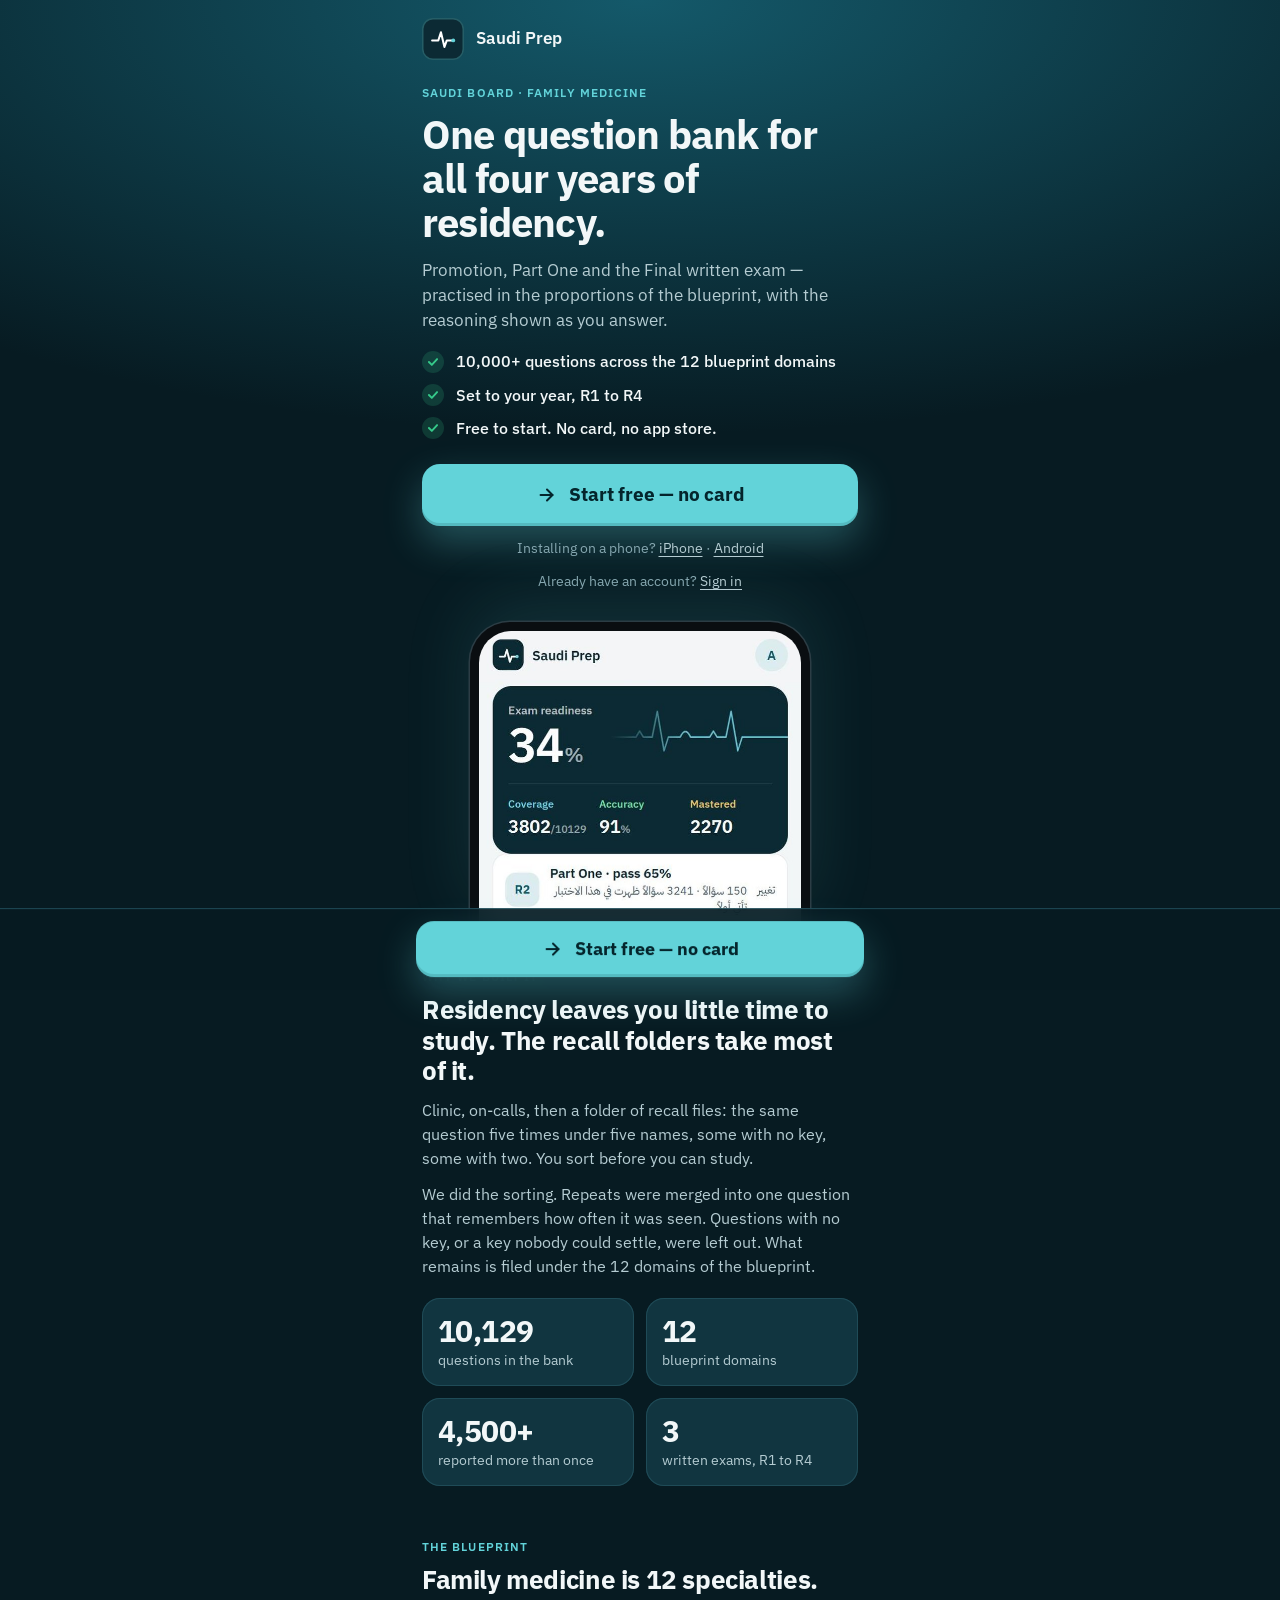
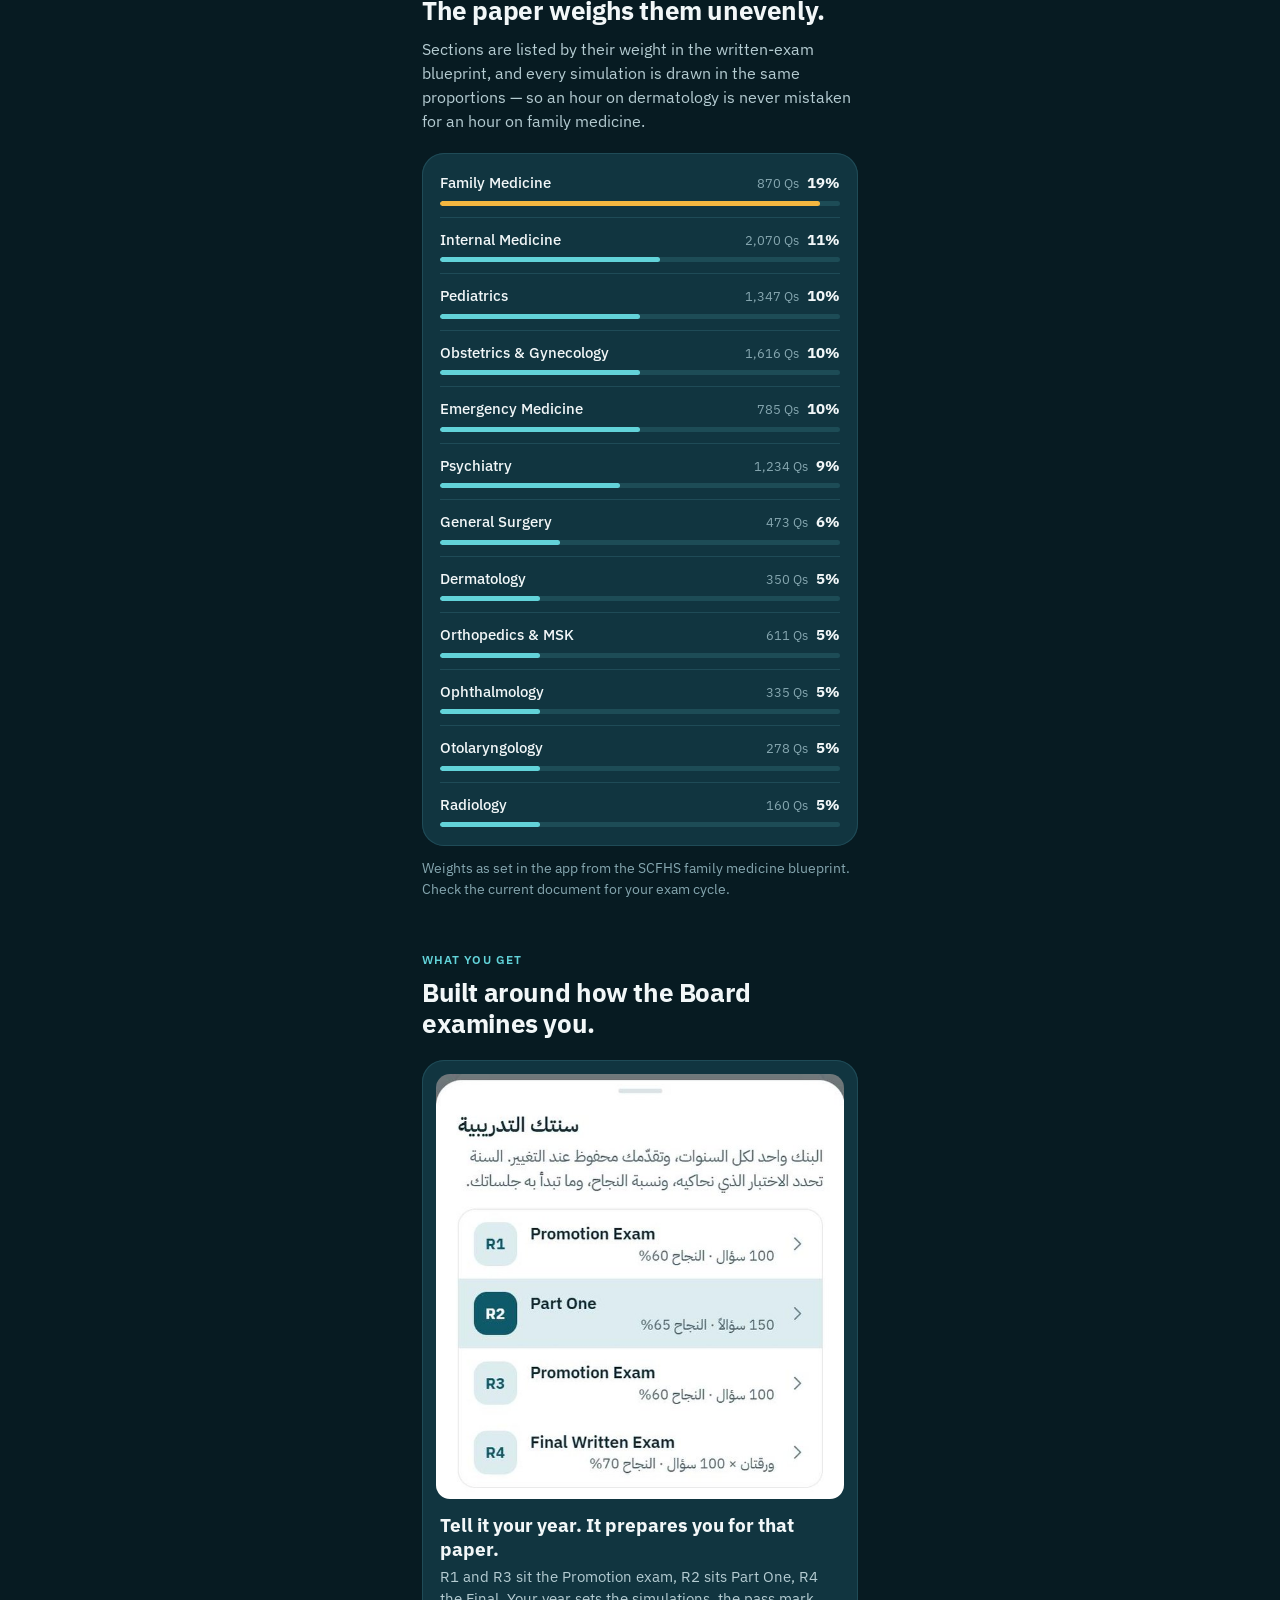
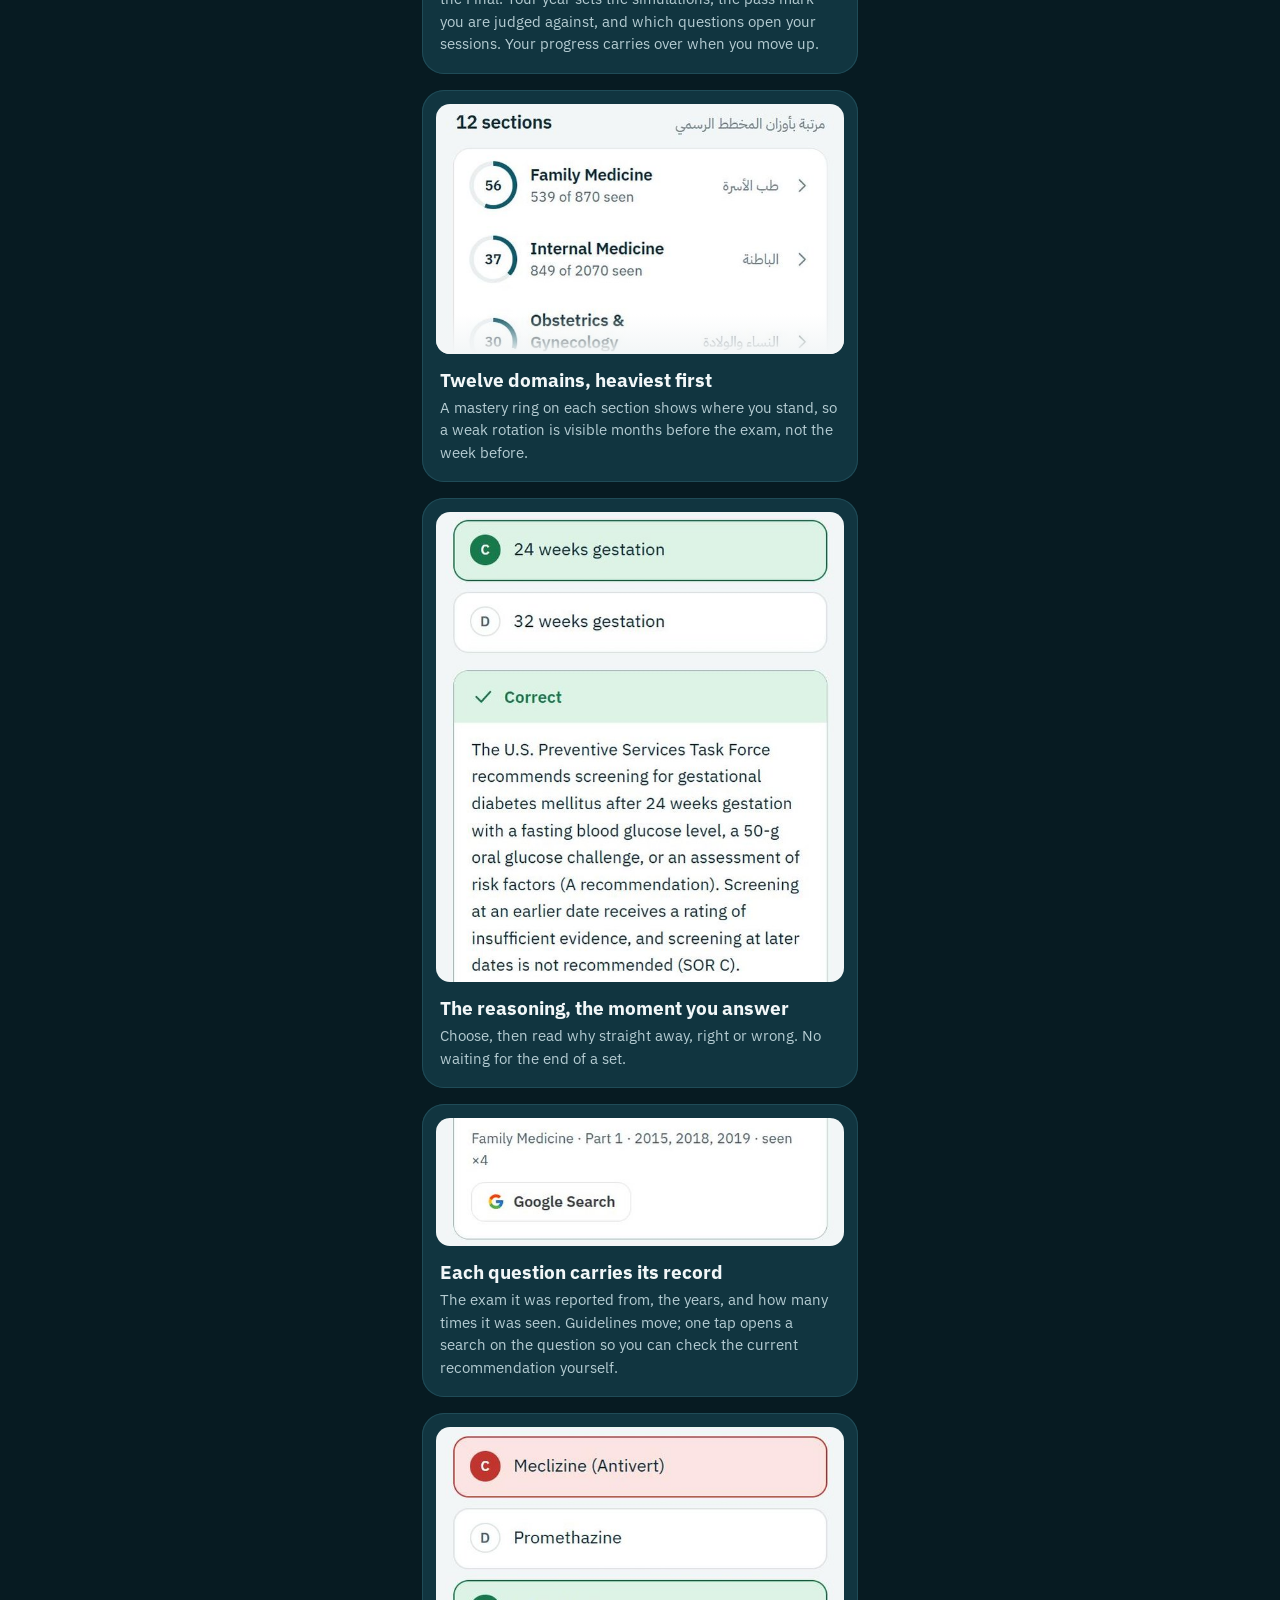
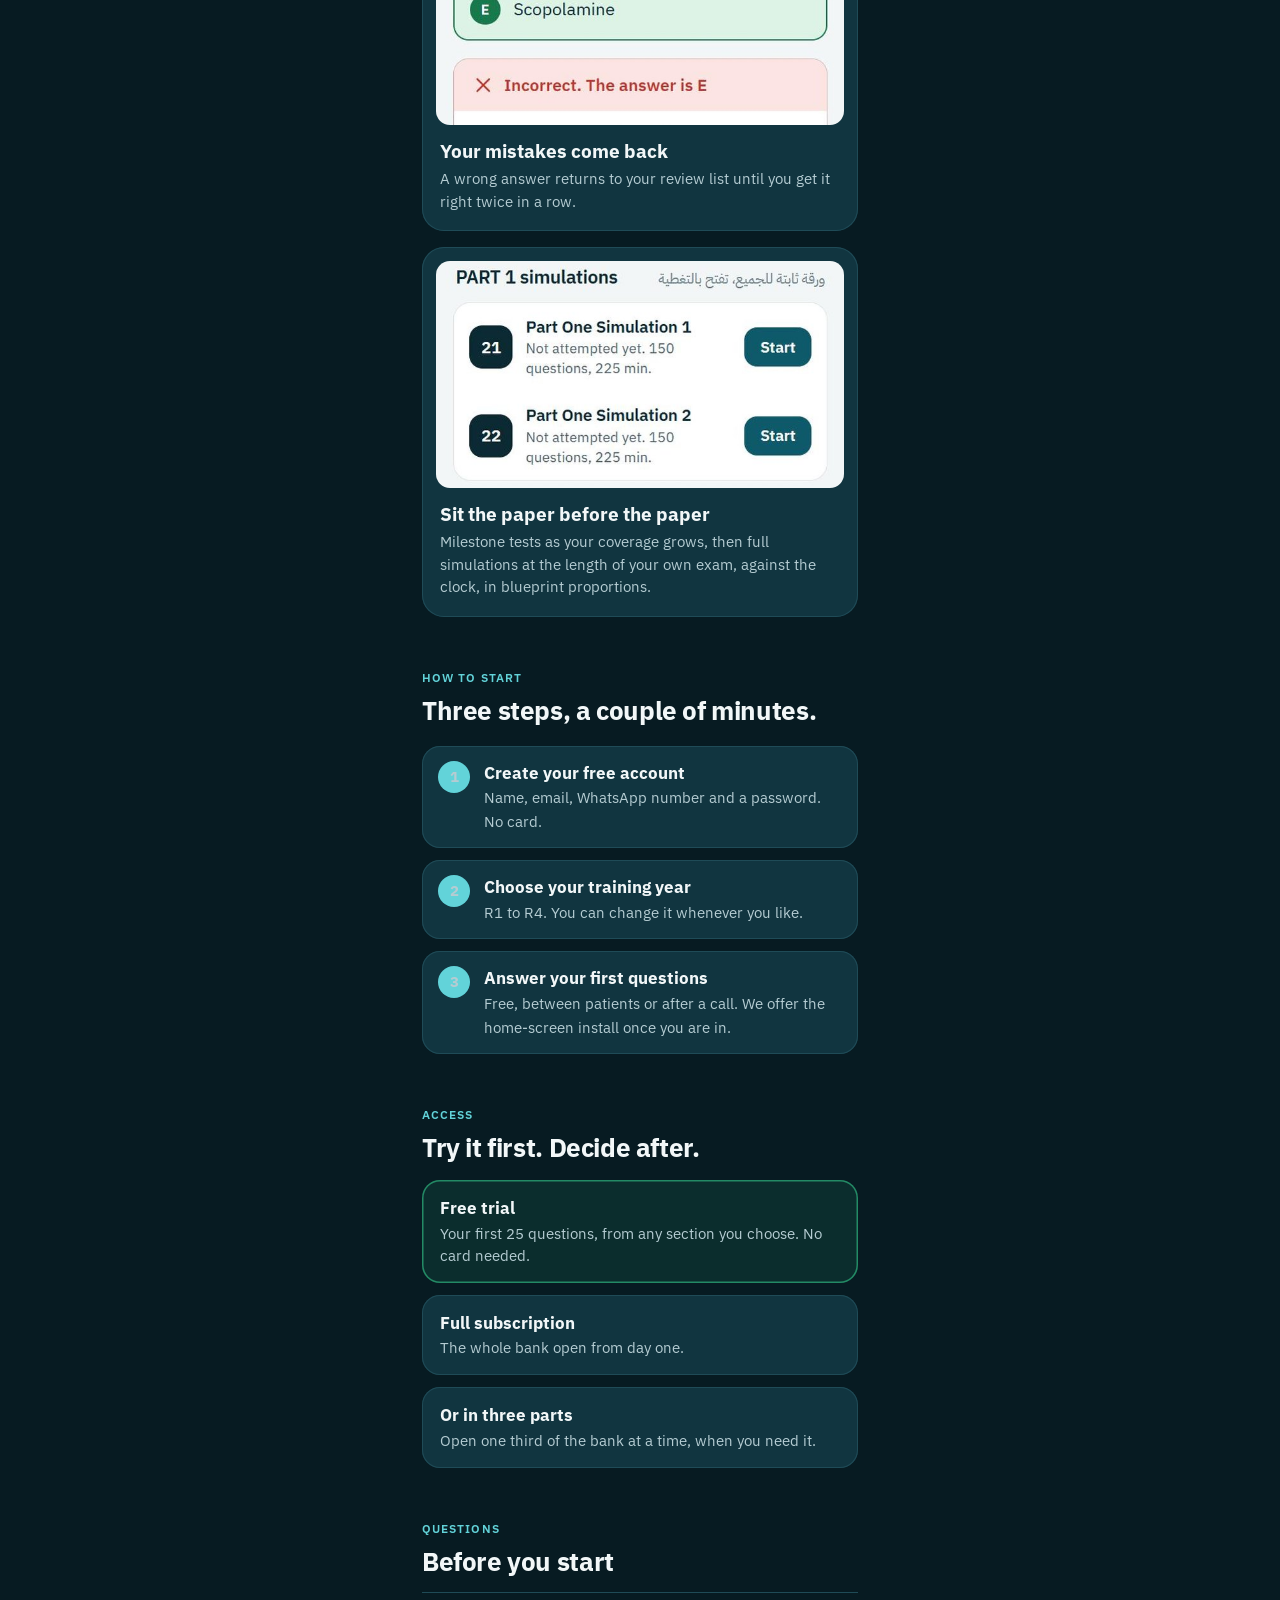
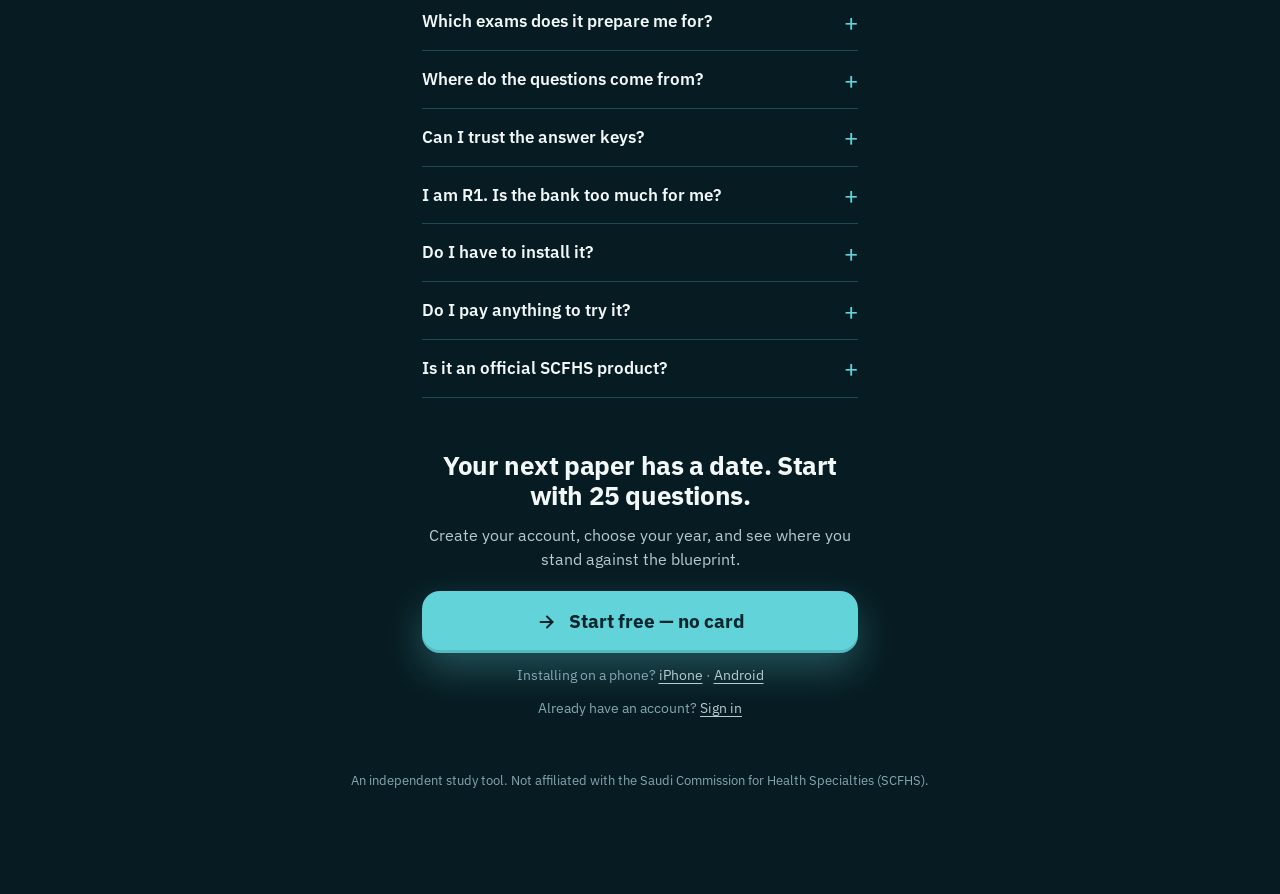
<file: index.html>
<!DOCTYPE html>
<html lang="en">
<head>
  <meta charset="UTF-8">
  <meta name="viewport" content="width=device-width, initial-scale=1.0, viewport-fit=cover">
  <meta name="description" content="Saudi Prep — practice questions by section with explanations.">
  <title>Saudi Prep — Exam Practice</title>

  <!-- installable app -->
  <link rel="manifest" href="manifest.json">
  <meta name="theme-color" content="#0c2a34">
  <meta name="mobile-web-app-capable" content="yes">
  <meta name="apple-mobile-web-app-capable" content="yes">
  <meta name="apple-mobile-web-app-title" content="Saudi Prep">
  <meta name="apple-mobile-web-app-status-bar-style" content="default">
  <link rel="apple-touch-icon" href="icons/apple-touch-icon.png">
  <link rel="icon" type="image/svg+xml" href="icons/icon.svg">

  <link rel="preconnect" href="https://fonts.googleapis.com">
  <link rel="preconnect" href="https://fonts.gstatic.com" crossorigin>
  <link href="https://fonts.googleapis.com/css2?family=IBM+Plex+Sans:wght@400;500;600;700&family=IBM+Plex+Sans+Arabic:wght@400;500;600;700&family=Caveat:wght@500;600&family=Aref+Ruqaa:wght@400;700&display=swap" rel="stylesheet">
  <link rel="stylesheet" href="css/styles.css?v=24">
</head>
<body>
  <div id="app">
    <div class="boot" dir="rtl" lang="ar">
      <svg class="boot-logo" viewBox="0 0 100 100" aria-hidden="true"><path d="M14 56H35L44 28L56 78L64 56H86"/><circle cx="86" cy="56" r="6.5"/></svg>
      <p class="boot-title" id="bootTitle">جاري فتح التطبيق…</p>
      <div class="boot-bar" id="bootBar" role="progressbar" aria-valuemin="0" aria-valuemax="100" aria-valuenow="4" aria-labelledby="bootTitle"><i id="bootFill"></i></div>
      <p class="boot-status" id="bootStatus">لحظات ويجهز كل شيء</p>
      <button class="boot-retry" id="bootRetry" type="button" onclick="location.reload()" hidden>إعادة المحاولة</button>
    </div>
  </div>

  <script src="js/edition.js?v=1"></script>
  <script src="js/config.js?v=18"></script>
  <script src="js/track.js?v=1"></script>
  <script src="js/backend.js?v=19"></script>
  <script src="js/app.js?v=26"></script>
</body>
</html>
</file>
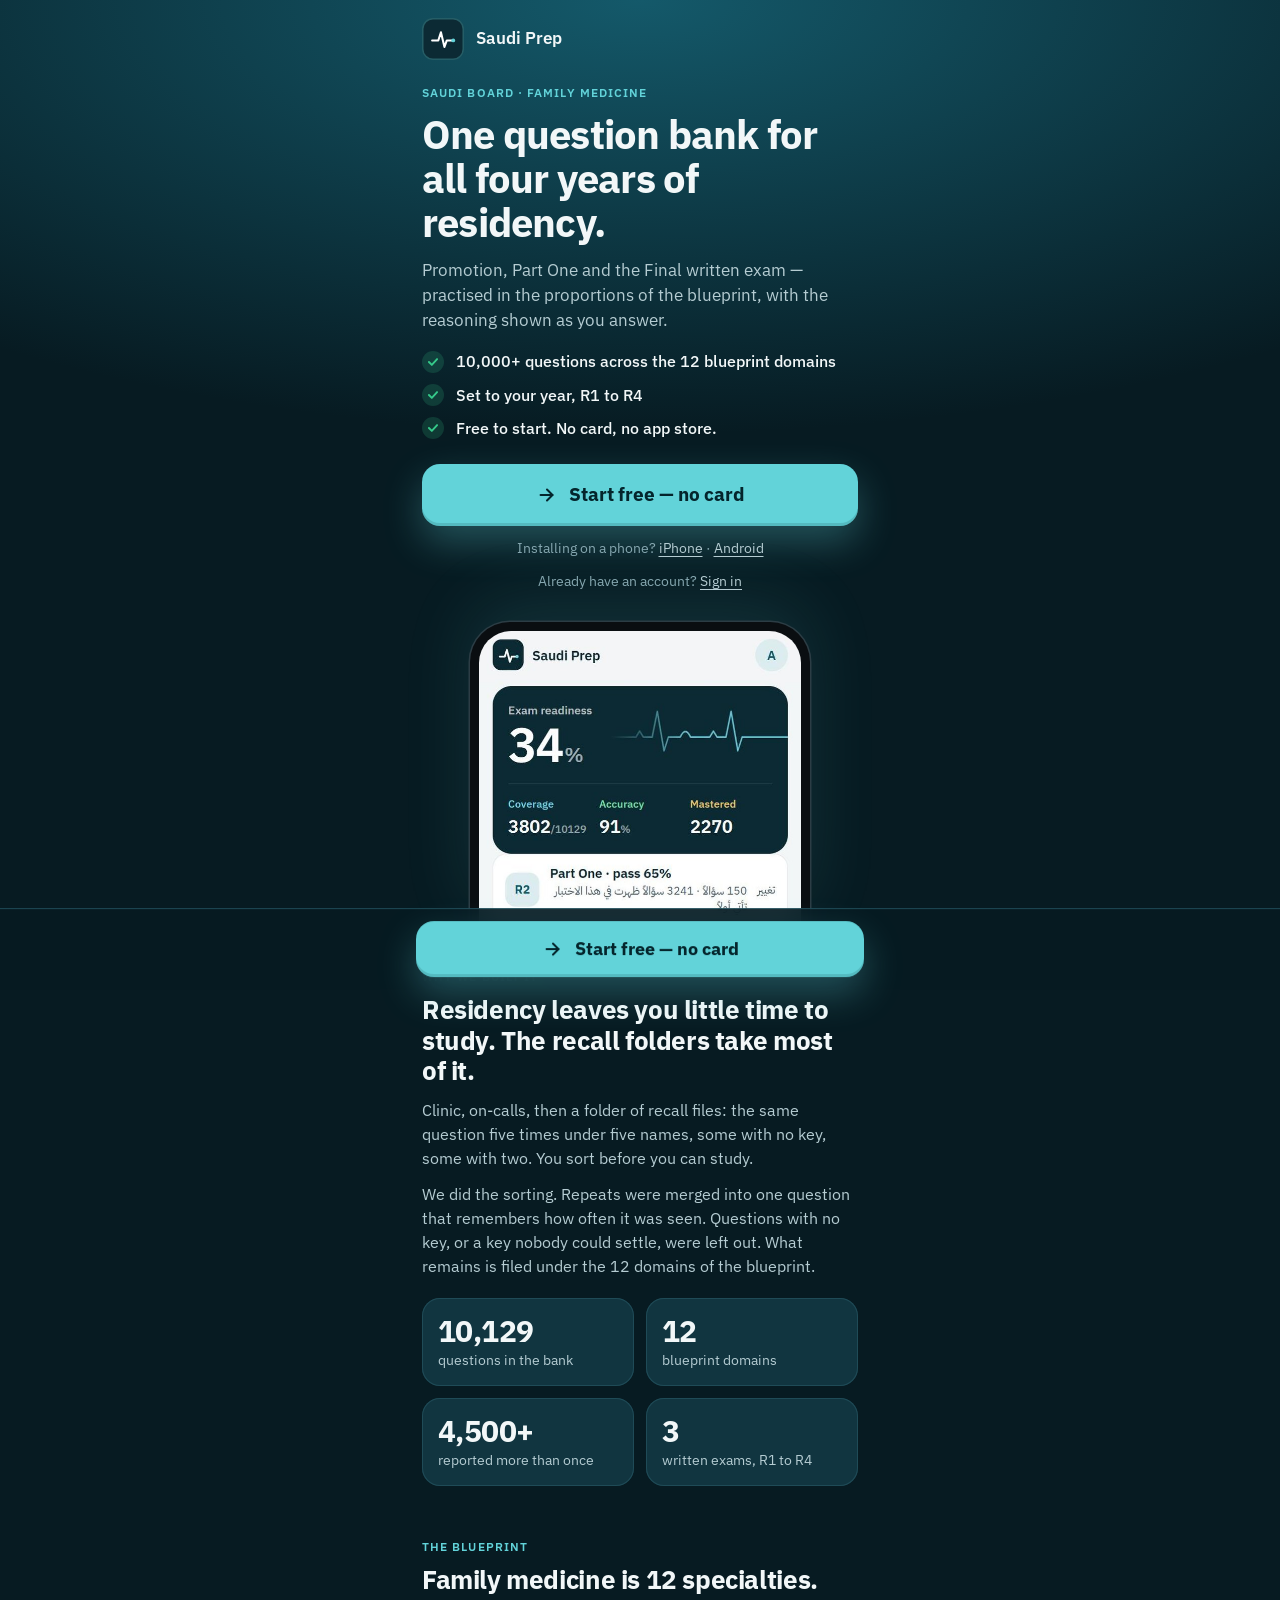
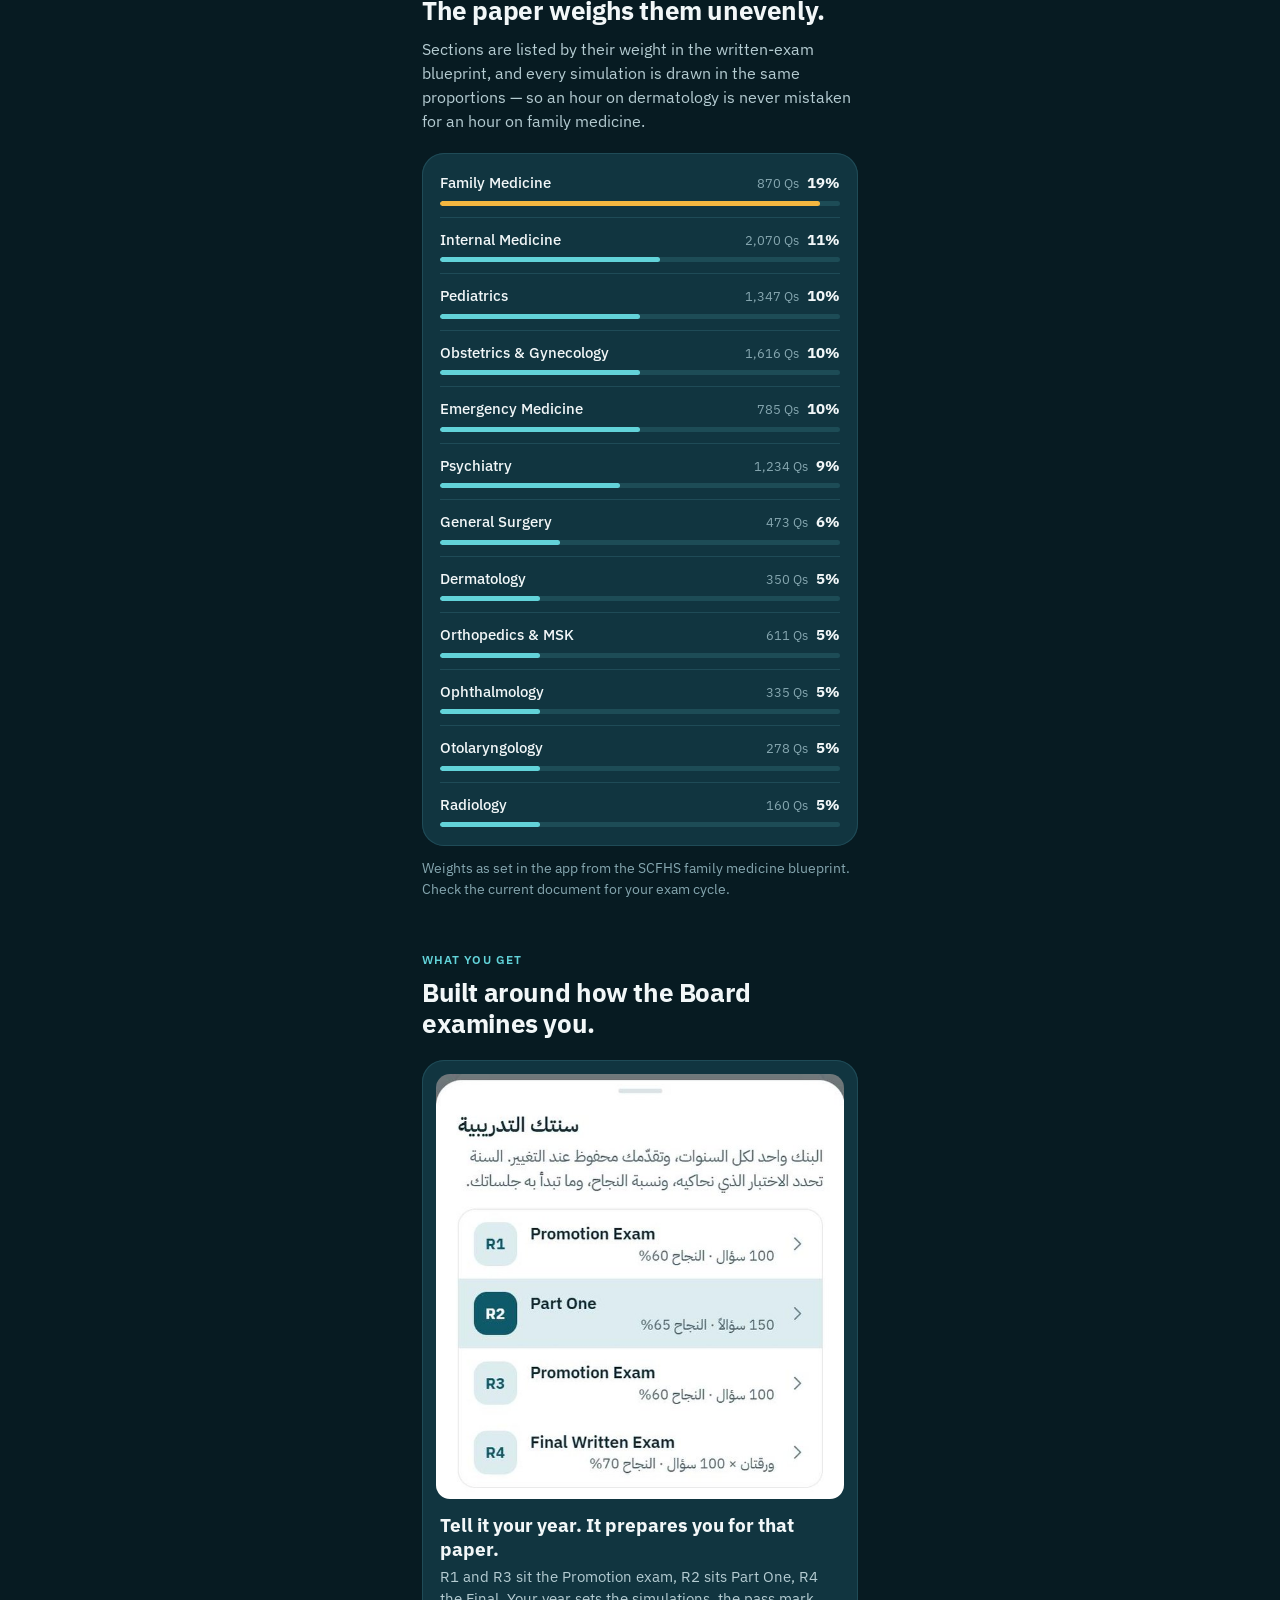
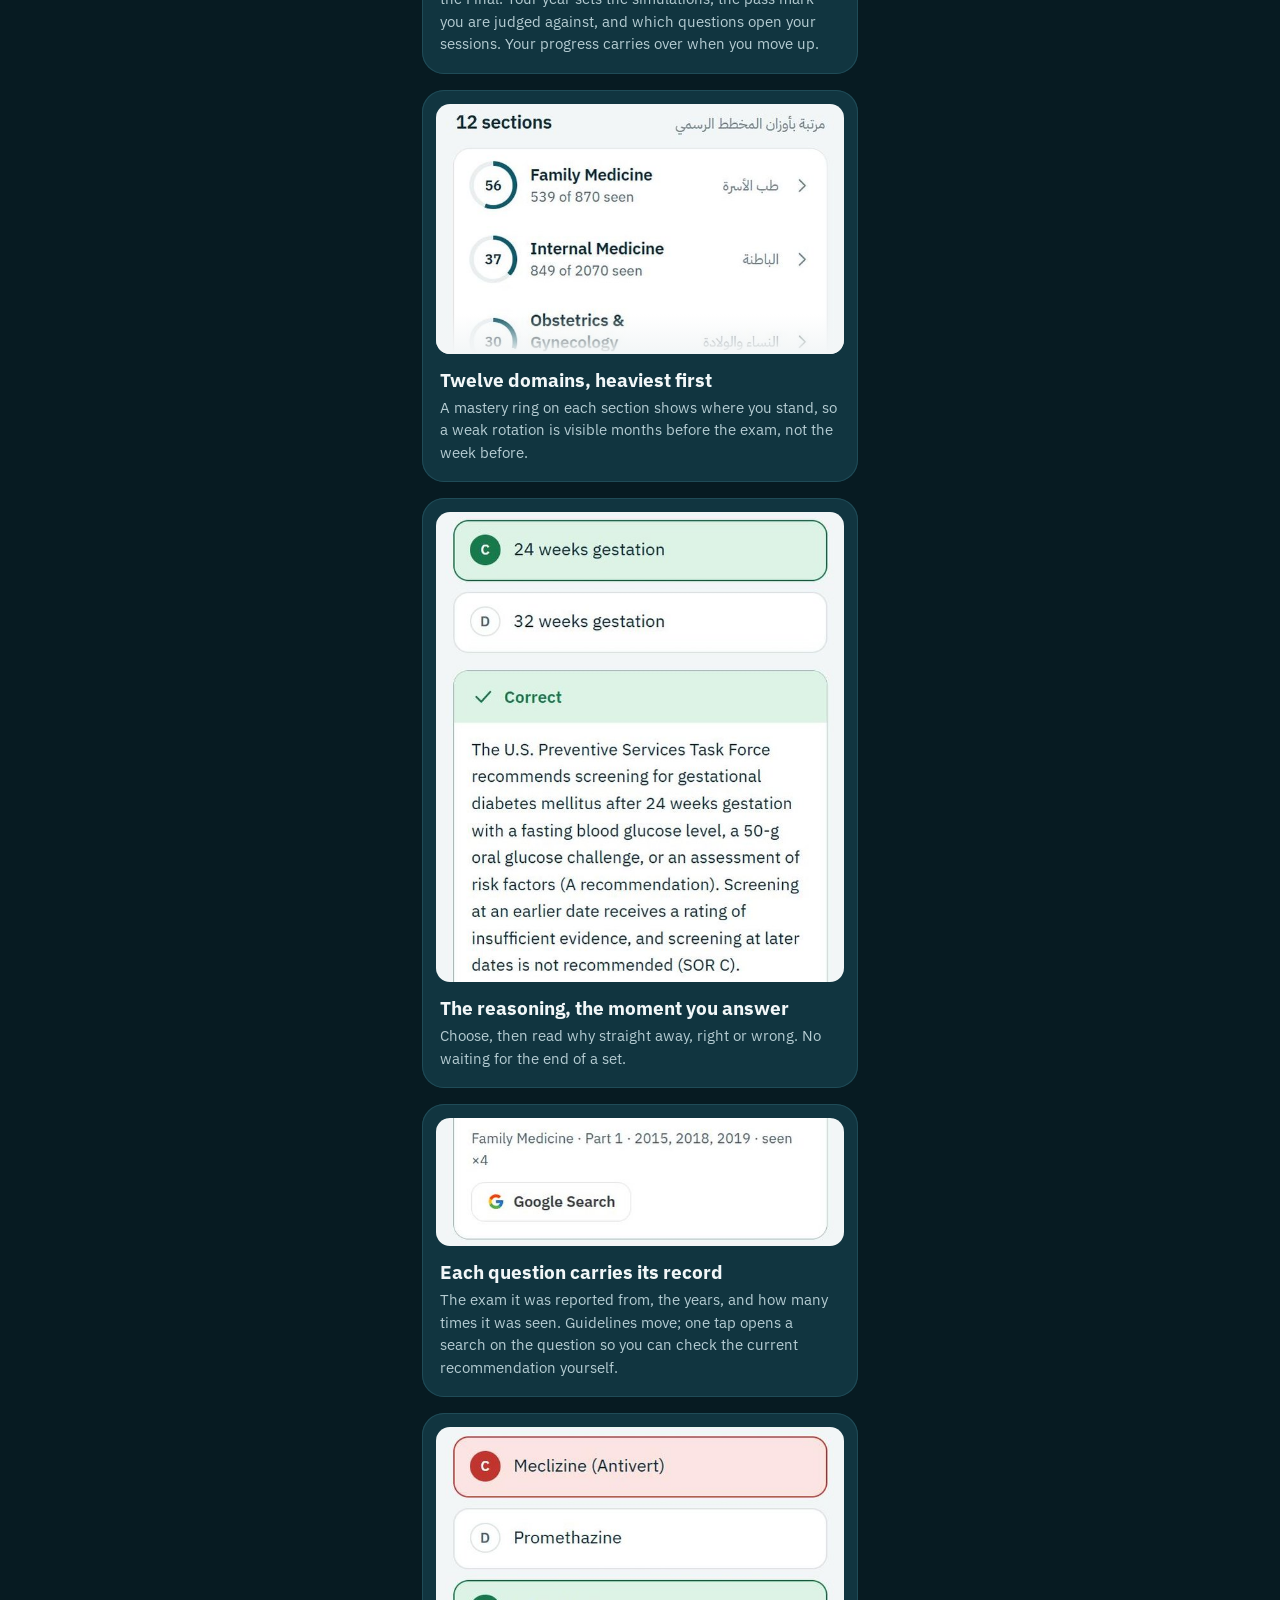
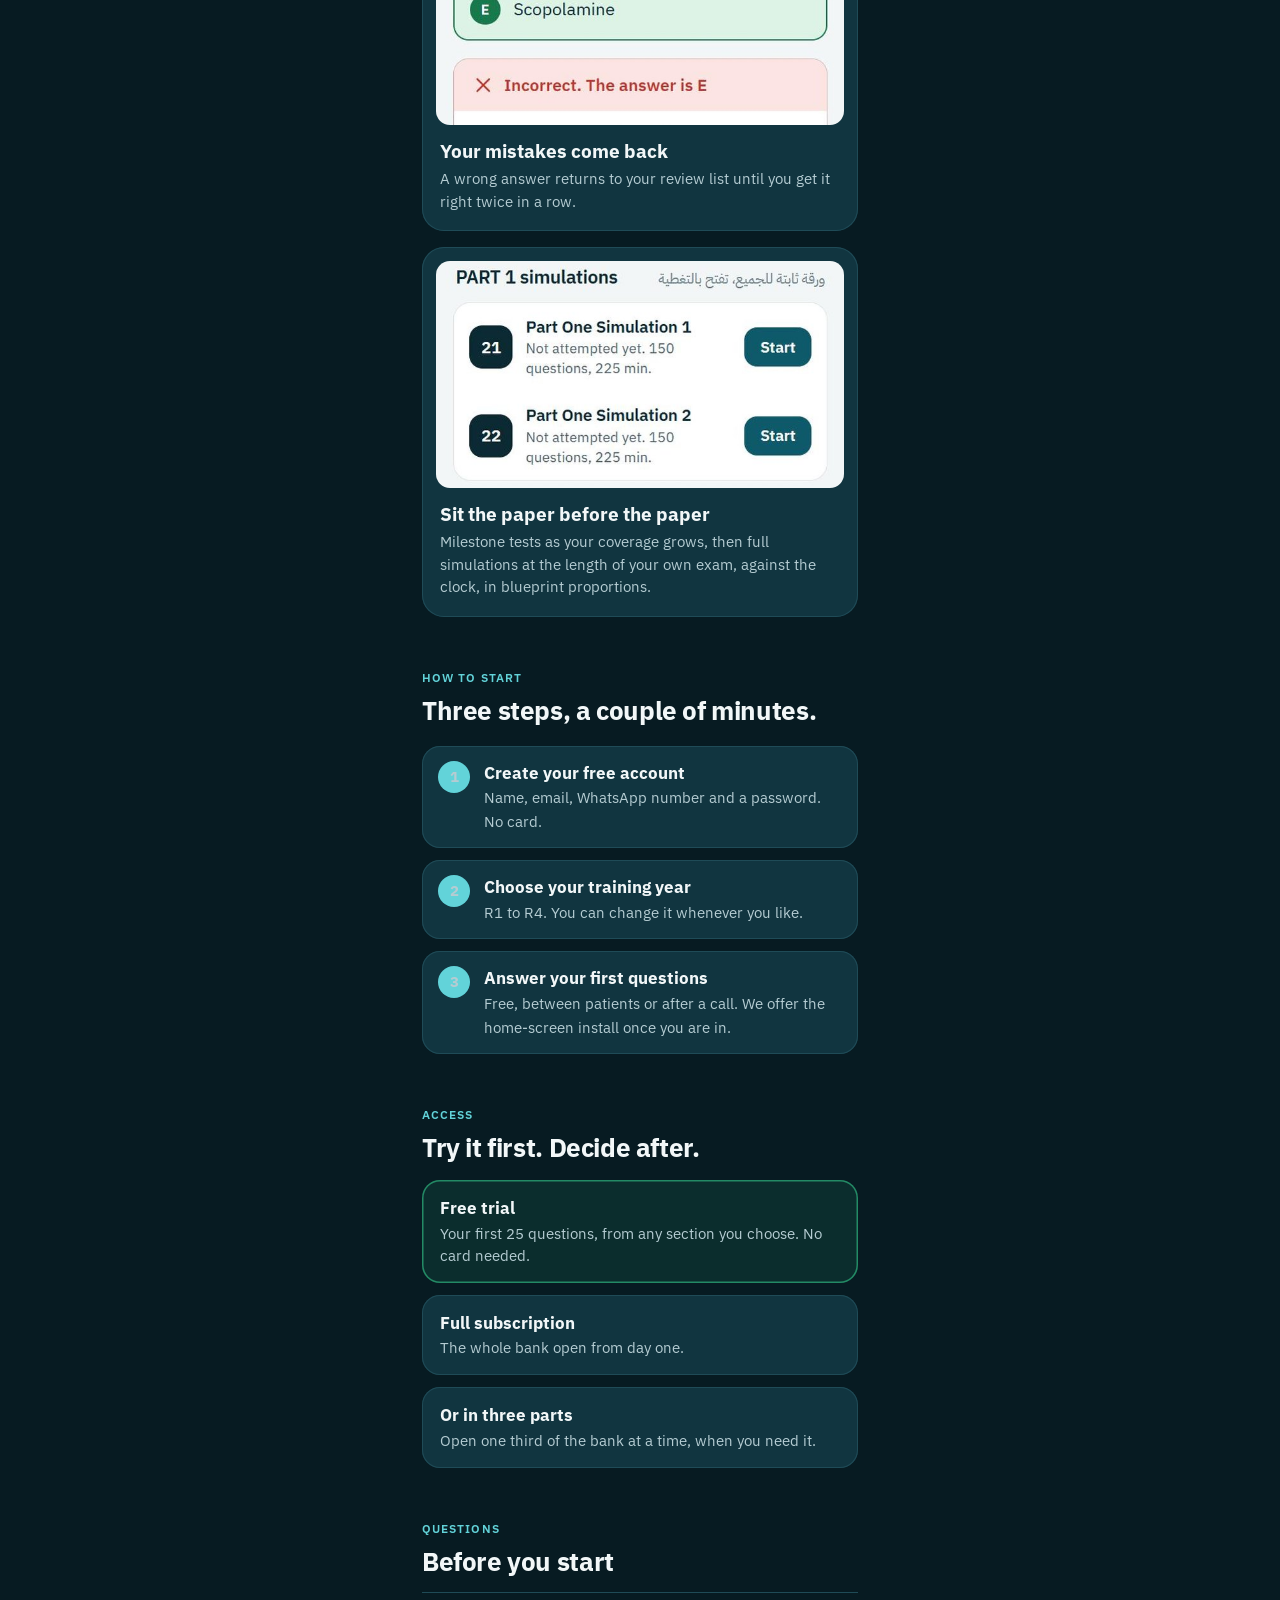
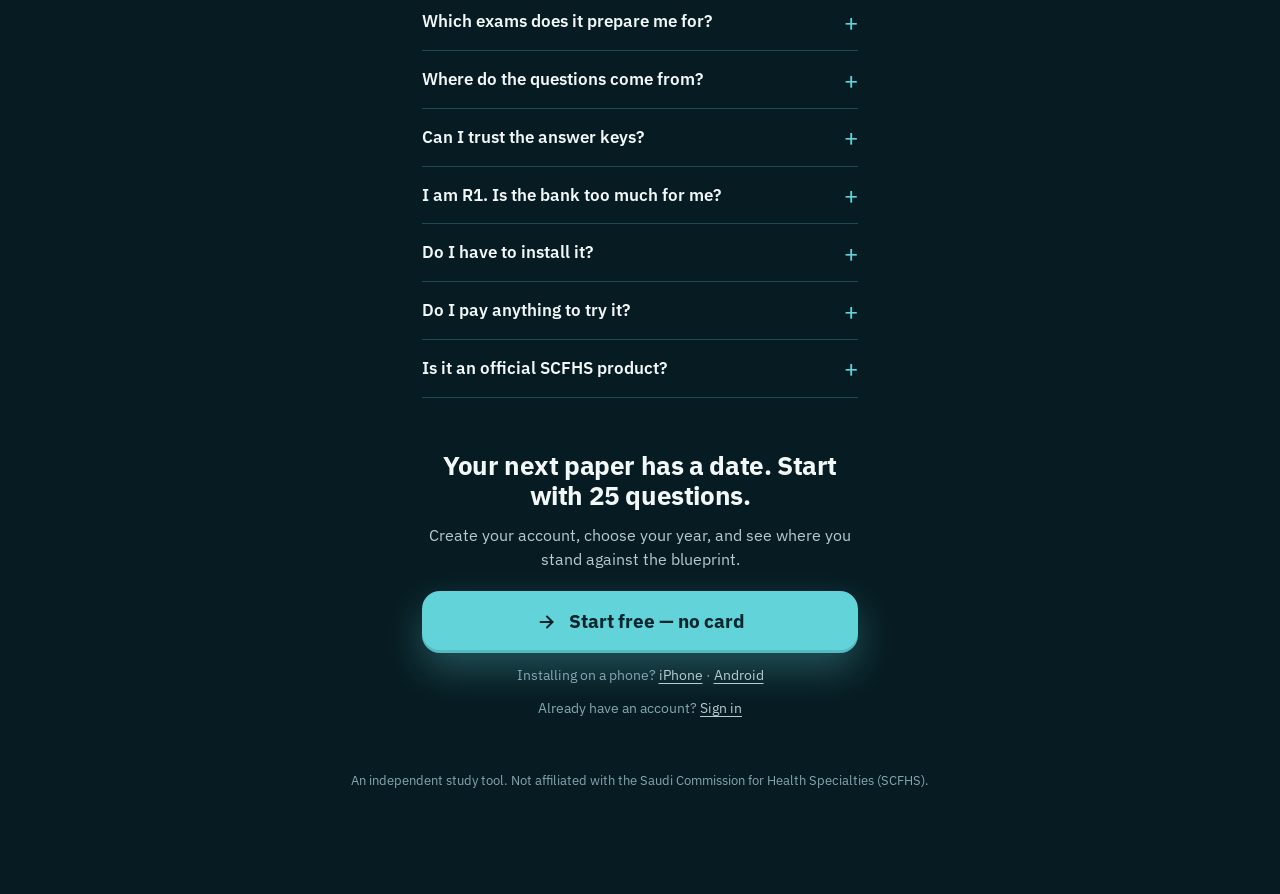
<file: get/index.html>
<!DOCTYPE html>
<html lang="en">
<head>
  <meta charset="UTF-8">
  <meta name="viewport" content="width=device-width, initial-scale=1.0, viewport-fit=cover">
  <title>Saudi Prep — Family Medicine board questions, explained</title>
  <meta name="description" content="For family medicine residents preparing for the Saudi Board written exams: Promotion, Part One and Final. 10,000+ questions across the 12 blueprint domains, explained as you answer. Free to start.">
  <meta property="og:title" content="Saudi Prep — one question bank for all four years of family medicine residency">
  <meta property="og:description" content="Promotion, Part One and Final. 12 blueprint domains, explained as you answer. Free to start.">
  <meta property="og:image" content="../icons/icon-512.png">

  <!-- same installable app as the root: installing from here opens the app itself -->
  <link rel="manifest" href="../manifest.json">
  <meta name="theme-color" content="#0c2a34">
  <meta name="mobile-web-app-capable" content="yes">
  <meta name="apple-mobile-web-app-capable" content="yes">
  <meta name="apple-mobile-web-app-title" content="Saudi Prep">
  <link rel="apple-touch-icon" href="../icons/apple-touch-icon.png">
  <link rel="icon" type="image/svg+xml" href="../icons/icon.svg">

  <link rel="preconnect" href="https://fonts.googleapis.com">
  <link rel="preconnect" href="https://fonts.gstatic.com" crossorigin>
  <link href="https://fonts.googleapis.com/css2?family=IBM+Plex+Sans:wght@400;500;600;700&display=swap" rel="stylesheet">

  <!-- counts the steps on the way in, so the place visitors stop can be seen -->
  <script src="../js/config.js?v=18"></script>
  <script src="../js/track.js?v=1"></script>
<style>
:root { --ink:#0c2a34; --deep:#071b22; --card:#113540; --line:#1f4b57; --teal:#62d3d9; --amber:#f4b740; --green:#35c98a; --text:#f2f7f8; --soft:#b5ccd2; --mute:#86a7b0; }
* { box-sizing: border-box; margin: 0; padding: 0; }
html { -webkit-text-size-adjust: 100%; scroll-behavior: smooth; }
body { font-family: 'IBM Plex Sans', system-ui, -apple-system, 'Segoe UI', sans-serif; color: var(--text); min-height: 100vh; min-height: 100svh;
  background: radial-gradient(120% 620px at 50% 0%, #14596a 0%, rgba(20,89,106,0) 70%) no-repeat, var(--deep);
  -webkit-font-smoothing: antialiased; -webkit-tap-highlight-color: transparent; line-height: 1.5; }
a { color: inherit; }
button { font: inherit; color: inherit; border: 0; background: none; cursor: pointer; }
img { display: block; max-width: 100%; height: auto; }
:focus-visible { outline: 3px solid var(--amber); outline-offset: 3px; }
[hidden] { display: none !important; }
.wrap { max-width: 480px; margin: 0 auto; padding: 0 22px; }
.ico { width: 22px; height: 22px; fill: none; stroke: currentColor; stroke-width: 2.2; stroke-linecap: round; stroke-linejoin: round; flex: none; }

/* ---------- buttons ---------- */
.cta { width: 100%; min-height: 62px; padding: 10px 20px; border-radius: 18px; background: var(--teal); color: #04252c; font-size: 18.5px; font-weight: 700; display: flex; align-items: center; justify-content: center; gap: 11px; text-decoration: none;
  box-shadow: 0 16px 38px rgba(98,211,217,.3), inset 0 -3px 0 rgba(4,37,44,.14); transition: transform .12s ease; }
.cta:active { transform: scale(.98); }
.cta.alt { background: rgba(255,255,255,.07); color: var(--text); box-shadow: inset 0 0 0 1.5px rgba(98,211,217,.5); }
.pair { display: grid; grid-template-columns: 1fr 1fr; gap: 12px; }
.under { margin-top: 12px; text-align: center; font-size: 14px; color: var(--mute); }
.under a { color: var(--soft); text-underline-offset: 3px; }

/* ---------- hero ---------- */
.hero { padding-top: calc(18px + env(safe-area-inset-top)); }
.brand { display: flex; align-items: center; gap: 12px; font-weight: 600; font-size: 17px; }
.mark { width: 42px; height: 42px; border-radius: 11px; background: var(--ink); display: grid; place-items: center; box-shadow: inset 0 0 0 1.5px rgba(98,211,217,.3); flex: none; }
.mark svg { width: 70%; height: 70%; fill: none; stroke: #fff; stroke-width: 7; stroke-linecap: round; stroke-linejoin: round; }
.mark circle { fill: var(--teal); stroke: none; }
.eyebrow { margin-top: 24px; font-size: 12px; font-weight: 600; letter-spacing: .09em; text-transform: uppercase; color: var(--teal); }
h1 { margin-top: 10px; font-size: clamp(32px, 9.4vw, 40px); line-height: 1.1; font-weight: 700; letter-spacing: -.02em; }
.lead { margin-top: 14px; font-size: 16.5px; color: var(--soft); }
.facts { list-style: none; margin: 18px 0 24px; display: grid; gap: 10px; }
.facts li { display: flex; align-items: center; gap: 12px; font-size: 15.5px; font-weight: 500; }
.tick { flex: none; width: 22px; height: 22px; padding: 4px; border-radius: 50%; background: rgba(53,201,138,.18); stroke: var(--green); stroke-width: 3.2; fill: none; stroke-linecap: round; stroke-linejoin: round; }
.peek { margin: 30px auto 0; width: min(84%, 340px); height: 300px; overflow: hidden; border-radius: 40px 40px 0 0; padding: 9px 9px 0; background: #0a0e11; box-shadow: 0 0 0 1.5px #2c3d45, 0 -20px 70px rgba(98,211,217,.12); }
.peek img { width: 100%; border-radius: 32px 32px 0 0; }

/* ---------- sections ---------- */
section.wrap { padding-top: 46px; padding-bottom: 6px; }
.band { background: var(--deep); position: relative; }
h2 { font-size: 26px; line-height: 1.18; letter-spacing: -.015em; }
.kicker { font-size: 12px; font-weight: 600; letter-spacing: .09em; text-transform: uppercase; color: var(--teal); margin-bottom: 8px; }
.say { margin-top: 12px; font-size: 16px; color: var(--soft); }
.stats { display: grid; grid-template-columns: 1fr 1fr; gap: 12px; }
.stat { padding: 16px 16px 15px; border-radius: 18px; background: var(--card); box-shadow: inset 0 0 0 1px var(--line); }
.stat b { display: block; font-size: 30px; line-height: 1.1; letter-spacing: -.02em; }
.stat span { font-size: 13.5px; color: var(--soft); }
.stats { margin-top: 20px; }
.bp { list-style: none; margin-top: 20px; padding: 8px 18px; border-radius: 22px; background: var(--card); box-shadow: inset 0 0 0 1px var(--line); }
.bp li { display: grid; grid-template-columns: 1fr auto; grid-template-areas: "n w" "b b"; align-items: baseline; gap: 6px 10px; padding: 11px 0; font-size: 15px; font-weight: 500; }
.bp li + li { border-top: 1px solid var(--line); }
.bp .w { grid-area: w; text-align: right; font-weight: 700; font-variant-numeric: tabular-nums; }
.bp .w small { font-weight: 400; font-size: 12.5px; color: var(--mute); margin-right: 8px; }
.bp i { grid-area: b; height: 5px; border-radius: 3px; background: rgba(98,211,217,.14); overflow: hidden; }
.bp i::after { content: ''; display: block; height: 100%; width: calc(var(--p) * 5%); border-radius: 3px; background: var(--teal); }
.bp li:first-child i::after { background: var(--amber); }
.fine { margin-top: 12px; font-size: 13.5px; color: var(--mute); }
.feat { margin-top: 22px; display: grid; gap: 16px; }
.f { border-radius: 22px; background: var(--card); box-shadow: inset 0 0 0 1px var(--line); overflow: hidden; }
.f .shot { margin: 14px 14px 0; border-radius: 14px; overflow: hidden; max-height: 250px; background: #f3f6f7; position: relative; }
.f .shot::after { content: ''; position: absolute; left: 0; right: 0; bottom: 0; height: 40px; background: linear-gradient(rgba(243,246,247,0), #f3f6f7); }
.f .shot.full { max-height: none; } .f .shot.full::after { display: none; }
.f .txt { padding: 15px 18px 18px; }
.f h3 { font-size: 18.5px; line-height: 1.25; }
.f p { margin-top: 5px; font-size: 15px; color: var(--soft); }
.how { list-style: none; margin-top: 20px; display: grid; gap: 12px; }
.how li { display: flex; gap: 14px; align-items: flex-start; padding: 15px 16px; border-radius: 18px; background: var(--card); box-shadow: inset 0 0 0 1px var(--line); }
.num { flex: none; width: 32px; height: 32px; border-radius: 50%; background: var(--teal); color: #04252c; font-weight: 700; display: grid; place-items: center; font-size: 15.5px; }
.how b { display: block; font-size: 16.5px; } .how span { font-size: 14.5px; color: var(--soft); }
.plans { margin-top: 18px; display: grid; gap: 12px; }
.plan { padding: 16px 18px; border-radius: 18px; background: var(--card); box-shadow: inset 0 0 0 1px var(--line); }
.plan b { font-size: 16.5px; } .plan p { font-size: 14.5px; color: var(--soft); margin-top: 2px; }
.plan.free { box-shadow: inset 0 0 0 1.5px rgba(53,201,138,.6); background: rgba(53,201,138,.1); }
details { border-top: 1px solid var(--line); }
details:last-of-type { border-bottom: 1px solid var(--line); }
summary { list-style: none; cursor: pointer; padding: 16px 0; font-size: 16.5px; font-weight: 600; display: flex; justify-content: space-between; gap: 14px; align-items: center; }
summary::-webkit-details-marker { display: none; }
summary::after { content: '+'; font-size: 24px; font-weight: 400; color: var(--teal); line-height: 1; }
details[open] summary::after { content: '–'; }
details p { padding: 0 0 16px; font-size: 15px; color: var(--soft); }
.faq { margin-top: 16px; }
section.last { text-align: center; padding-bottom: 30px; }
.last .say { margin-bottom: 20px; }
.foot { padding: 22px 22px calc(104px + env(safe-area-inset-bottom)); text-align: center; font-size: 12.5px; color: var(--mute); }

/* ---------- the promo film ---------- */
.player { position: relative; margin: 18px auto 0; width: min(100%, 320px); aspect-ratio: 9 / 16; border-radius: 28px; overflow: hidden; background: #051318; box-shadow: 0 0 0 1.5px #2c3d45, 0 30px 70px rgba(0,0,0,.45); }
.player video { display: block; width: 100%; height: 100%; object-fit: cover; }
.play { position: absolute; inset: 0; width: 100%; display: flex; flex-direction: column; align-items: center; justify-content: center; gap: 14px; background: linear-gradient(rgba(5,19,24,.2), rgba(5,19,24,.6)); }
.play .disc { width: 86px; height: 86px; border-radius: 50%; background: var(--teal); display: grid; place-items: center; box-shadow: 0 0 0 10px rgba(98,211,217,.22), 0 18px 40px rgba(0,0,0,.4); }
.play .disc svg { width: 38px; height: 38px; fill: #04252c; margin-left: 5px; }
.play .len { padding: 6px 14px; border-radius: 999px; background: rgba(5,19,24,.75); font-size: 14.5px; font-weight: 600; }

/* ---------- always-reachable install bar ---------- */
.dock { position: fixed; left: 0; right: 0; bottom: 0; z-index: 20; padding: 12px 16px calc(12px + env(safe-area-inset-bottom)); background: rgba(7,27,34,.92); -webkit-backdrop-filter: blur(14px); backdrop-filter: blur(14px); border-top: 1px solid var(--line);
  transform: translateY(110%); transition: transform .28s cubic-bezier(.16,1,.3,1); }
.dock.on { transform: none; }
.dock .cta { max-width: 448px; margin: 0 auto; min-height: 56px; font-size: 17.5px; }

/* ---------- install guide ---------- */
.top { display: flex; align-items: center; gap: 6px; min-height: 48px; margin-left: -10px; padding-top: calc(14px + env(safe-area-inset-top)); box-sizing: content-box; }
.back { width: 44px; height: 44px; border-radius: 50%; display: grid; place-items: center; }
.top h1 { margin: 0; font-size: 22px; letter-spacing: -.01em; }
.intro { margin-top: 8px; font-size: 15.5px; color: var(--soft); }
.note { margin-top: 16px; padding: 15px 16px; border-radius: 16px; background: rgba(244,183,64,.13); box-shadow: inset 0 0 0 1.5px rgba(244,183,64,.5); font-size: 15px; }
.note b { display: block; margin-bottom: 3px; }
.note.ok { background: rgba(53,201,138,.14); box-shadow: inset 0 0 0 1.5px rgba(53,201,138,.55); }
.note .cta { margin-top: 12px; min-height: 48px; font-size: 15.5px; }
.steps { list-style: none; margin-top: 18px; display: grid; gap: 14px; }
.step { border-radius: 20px; background: var(--card); box-shadow: inset 0 0 0 1px var(--line); overflow: hidden; }
.step svg.pic { display: block; width: 100%; height: auto; background: #0c2c36; }
.step .cap { display: flex; gap: 13px; padding: 14px 16px 16px; }
.step h3 { font-size: 17px; line-height: 1.3; }
.step p { margin-top: 3px; font-size: 14.5px; color: var(--soft); }
.form { position: relative; margin: 14px 14px 0; padding-left: 34px; border-radius: 14px; overflow: hidden; background: #f3f6f7; }
.pin { position: absolute; left: 7px; width: 28px; height: 28px; margin-top: -14px; border-radius: 50%; background: var(--amber); color: #2b1c00; font-weight: 700; font-size: 15px; display: grid; place-items: center; box-shadow: 0 3px 8px rgba(0,0,0,.22); }
.legend { list-style: none; margin-top: 10px; display: grid; gap: 7px; }
.legend li { display: flex; gap: 10px; align-items: center; font-size: 14.5px; color: var(--soft); }
.legend i { flex: none; width: 22px; height: 22px; border-radius: 50%; background: var(--amber); color: #2b1c00; font-style: normal; font-weight: 700; font-size: 12.5px; display: grid; place-items: center; }
.finish { margin: 22px 0 10px; padding: 20px 18px; border-radius: 22px; background: linear-gradient(160deg, rgba(20,104,122,.6), rgba(12,42,52,.9)); box-shadow: inset 0 0 0 1.5px rgba(98,211,217,.4); text-align: center; }
.finish h3 { font-size: 20px; } .finish p { margin: 6px 0 14px; font-size: 15px; color: var(--soft); }
.finish p:last-child { margin-bottom: 0; }
.switch { display: block; margin: 8px auto 34px; padding: 10px; text-align: center; font-size: 14px; color: var(--mute); text-decoration: underline; text-underline-offset: 3px; }
.share-ic { display: inline-grid; place-items: center; vertical-align: -6px; width: 28px; height: 28px; margin: 0 2px; border-radius: 8px; background: rgba(98,211,217,.16); }
.share-ic svg { width: 18px; height: 18px; }

/* illustration vocabulary */
.pic .ln { fill: #1b4551; } .pic .bar { fill: #143b46; } .pic .pill { fill: #0c2c36; } .pic .row { fill: #143b46; } .pic .dim { fill: #1b4551; }
.pic .ic { fill: none; stroke: #9fc0c8; stroke-width: 2; stroke-linecap: round; stroke-linejoin: round; }
.pic text { font-family: 'IBM Plex Sans', system-ui, sans-serif; font-size: 12.5px; font-weight: 500; fill: #dcebee; }
.pic .s { font-size: 10.5px; fill: #9fc0c8; } .pic .b { font-weight: 700; fill: #fff; } .pic .k { fill: var(--teal); font-weight: 600; }
.pic .hl { fill: none; stroke: var(--amber); stroke-width: 2.5; }
.pic .pulse { fill: none; stroke: var(--amber); stroke-width: 2; transform-box: fill-box; transform-origin: center; animation: pulse 1.8s ease-out infinite; }
@keyframes pulse { from { opacity: .9; transform: scale(1); } to { opacity: 0; transform: scale(1.7); } }
.pic .glow { fill: none; stroke: var(--amber); stroke-width: 3; animation: glow 1.8s ease-in-out infinite; }
@keyframes glow { 0%, 100% { opacity: 0; } 50% { opacity: .55; } }
@media (prefers-reduced-motion: reduce) { .pic .pulse, .pic .glow { animation: none; opacity: 0; } .cta, .dock { transition: none; } html { scroll-behavior: auto; } }
</style>
</head>
<body>

<!-- ============ the landing page ============ -->
<main id="home">
  <div class="wrap hero">
    <div class="brand">
      <span class="mark"><svg viewBox="0 0 100 100" aria-hidden="true"><path d="M14 56H35L44 28L56 78L64 56H86"/><circle cx="86" cy="56" r="6.5"/></svg></span>
      Saudi Prep
    </div>
    <p class="eyebrow">Saudi Board · Family Medicine</p>
    <h1>One question bank for all four years of residency.</h1>
    <p class="lead">Promotion, Part One and the Final written exam — practised in the proportions of the blueprint, with the reasoning shown as you answer.</p>
    <ul class="facts">
      <li><svg class="tick" viewBox="0 0 24 24" aria-hidden="true"><path d="m5 12 5 5 9-10"/></svg>10,000+ questions across the 12 blueprint domains</li>
      <li><svg class="tick" viewBox="0 0 24 24" aria-hidden="true"><path d="m5 12 5 5 9-10"/></svg>Set to your year, R1 to R4</li>
      <li><svg class="tick" viewBox="0 0 24 24" aria-hidden="true"><path d="m5 12 5 5 9-10"/></svg>Free to start. No card, no app store.</li>
    </ul>
    <div class="getapp" id="heroCta"></div>
    <div class="peek" aria-hidden="true"><img src="app-home.jpg" width="640" height="821" alt="" decoding="async"></div>
  </div>

  <div class="band">
    <section class="wrap">
      <p class="kicker">Why we built it</p>
      <h2>Residency leaves you little time to study. The recall folders take most of it.</h2>
      <p class="say">Clinic, on-calls, then a folder of recall files: the same question five times under five names, some with no key, some with two. You sort before you can study.</p>
      <p class="say">We did the sorting. Repeats were merged into one question that remembers how often it was seen. Questions with no key, or a key nobody could settle, were left out. What remains is filed under the 12 domains of the blueprint.</p>
      <div class="stats">
        <div class="stat"><b>10,129</b><span>questions in the bank</span></div>
        <div class="stat"><b>12</b><span>blueprint domains</span></div>
        <div class="stat"><b>4,500+</b><span>reported more than once</span></div>
        <div class="stat"><b>3</b><span>written exams, R1 to R4</span></div>
      </div>
    </section>

    <section class="wrap">
      <p class="kicker">The blueprint</p>
      <h2>Family medicine is 12 specialties. The paper weighs them unevenly.</h2>
      <p class="say">Sections are listed by their weight in the written-exam blueprint, and every simulation is drawn in the same proportions — so an hour on dermatology is never mistaken for an hour on family medicine.</p>
      <ol class="bp" aria-label="Blueprint weight and questions in the bank, by domain">
        <li style="--p:19"><span>Family Medicine</span><span class="w"><small>870 Qs</small>19%</span><i></i></li>
        <li style="--p:11"><span>Internal Medicine</span><span class="w"><small>2,070 Qs</small>11%</span><i></i></li>
        <li style="--p:10"><span>Pediatrics</span><span class="w"><small>1,347 Qs</small>10%</span><i></i></li>
        <li style="--p:10"><span>Obstetrics &amp; Gynecology</span><span class="w"><small>1,616 Qs</small>10%</span><i></i></li>
        <li style="--p:10"><span>Emergency Medicine</span><span class="w"><small>785 Qs</small>10%</span><i></i></li>
        <li style="--p:9"><span>Psychiatry</span><span class="w"><small>1,234 Qs</small>9%</span><i></i></li>
        <li style="--p:6"><span>General Surgery</span><span class="w"><small>473 Qs</small>6%</span><i></i></li>
        <li style="--p:5"><span>Dermatology</span><span class="w"><small>350 Qs</small>5%</span><i></i></li>
        <li style="--p:5"><span>Orthopedics &amp; MSK</span><span class="w"><small>611 Qs</small>5%</span><i></i></li>
        <li style="--p:5"><span>Ophthalmology</span><span class="w"><small>335 Qs</small>5%</span><i></i></li>
        <li style="--p:5"><span>Otolaryngology</span><span class="w"><small>278 Qs</small>5%</span><i></i></li>
        <li style="--p:5"><span>Radiology</span><span class="w"><small>160 Qs</small>5%</span><i></i></li>
      </ol>
      <p class="fine">Weights as set in the app from the SCFHS family medicine blueprint. Check the current document for your exam cycle.</p>
    </section>

    <section class="wrap">
      <p class="kicker">What you get</p>
      <h2>Built around how the Board examines you.</h2>
      <div class="feat">
        <article class="f"><div class="shot full"><img src="f-track.jpg" width="640" height="667" alt="Choosing the training year: R1 Promotion, R2 Part One, R3 Promotion, R4 Final written exam" loading="lazy" decoding="async"></div>
          <div class="txt"><h3>Tell it your year. It prepares you for that paper.</h3><p>R1 and R3 sit the Promotion exam, R2 sits Part One, R4 the Final. Your year sets the simulations, the pass mark you are judged against, and which questions open your sessions. Your progress carries over when you move up.</p></div></article>
        <article class="f"><div class="shot"><img src="f-sections.jpg" width="640" height="563" alt="Sections ordered by blueprint weight, each with a mastery ring" loading="lazy" decoding="async"></div>
          <div class="txt"><h3>Twelve domains, heaviest first</h3><p>A mastery ring on each section shows where you stand, so a weak rotation is visible months before the exam, not the week before.</p></div></article>
        <article class="f"><div class="shot full"><img src="f-explain.jpg" width="640" height="737" alt="A screening question answered correctly, with its explanation underneath" loading="lazy" decoding="async"></div>
          <div class="txt"><h3>The reasoning, the moment you answer</h3><p>Choose, then read why straight away, right or wrong. No waiting for the end of a set.</p></div></article>
        <article class="f"><div class="shot full"><img src="f-sources.jpg" width="640" height="201" alt="Under an explanation: Part 1, 2015, 2018, 2019, seen 4 times, and a Google Search button" loading="lazy" decoding="async"></div>
          <div class="txt"><h3>Each question carries its record</h3><p>The exam it was reported from, the years, and how many times it was seen. Guidelines move; one tap opens a search on the question so you can check the current recommendation yourself.</p></div></article>
        <article class="f"><div class="shot full"><img src="f-mistakes.jpg" width="640" height="467" alt="A wrong answer marked in red with the correct one in green" loading="lazy" decoding="async"></div>
          <div class="txt"><h3>Your mistakes come back</h3><p>A wrong answer returns to your review list until you get it right twice in a row.</p></div></article>
        <article class="f"><div class="shot full"><img src="f-mock.jpg" width="640" height="356" alt="Part One simulations: 150 questions in 225 minutes" loading="lazy" decoding="async"></div>
          <div class="txt"><h3>Sit the paper before the paper</h3><p>Milestone tests as your coverage grows, then full simulations at the length of your own exam, against the clock, in blueprint proportions.</p></div></article>
      </div>
    </section>

    <section class="wrap">
      <p class="kicker">How to start</p>
      <h2>Three steps, a couple of minutes.</h2>
      <ol class="how">
        <li><span class="num">1</span><div><b>Create your free account</b><span>Name, email, WhatsApp number and a password. No card.</span></div></li>
        <li><span class="num">2</span><div><b>Choose your training year</b><span>R1 to R4. You can change it whenever you like.</span></div></li>
        <li><span class="num">3</span><div><b>Answer your first questions</b><span>Free, between patients or after a call. We offer the home-screen install once you are in.</span></div></li>
      </ol>
    </section>

    <section class="wrap">
      <p class="kicker">Access</p>
      <h2>Try it first. Decide after.</h2>
      <div class="plans">
        <div class="plan free"><b>Free trial</b><p>Your first 25 questions, from any section you choose. No card needed.</p></div>
        <div class="plan"><b>Full subscription</b><p>The whole bank open from day one.</p></div>
        <div class="plan"><b>Or in three parts</b><p>Open one third of the bank at a time, when you need it.</p></div>
      </div>
    </section>

    <section class="wrap">
      <p class="kicker">Questions</p>
      <h2>Before you start</h2>
      <div class="faq">
        <details><summary>Which exams does it prepare me for?</summary><p>The three written exams of the Saudi Board in family medicine: the Promotion exam, Part One and the Final written exam. It does not cover the clinical exam.</p></details>
        <details><summary>Where do the questions come from?</summary><p>Board-style review questions, and questions residents reported after past papers. Where a question was reported from an exam, it shows which exam, which years and how many times.</p></details>
        <details><summary>Can I trust the answer keys?</summary><p>Questions with no key, or with a key that could not be settled, were left out of the bank. Every question but a few dozen carries an explanation. If you disagree with one, the search button under it lets you check the guideline in a tap.</p></details>
        <details><summary>I am R1. Is the bank too much for me?</summary><p>The bank is the same for every year, because the blueprint is. Your year changes what comes first and which paper you are timed against, and what you cover now stays with you until the Final.</p></details>
        <details><summary>Do I have to install it?</summary><p>No. You can start in the browser right away, on iPhone or Android. Installed on your home screen it opens full screen and keeps working offline after the first time you open it.</p></details>
        <details><summary>Do I pay anything to try it?</summary><p>No. You create an account and answer free questions first. You only pay if you decide to open more of the bank.</p></details>
        <details><summary>Is it an official SCFHS product?</summary><p>No. It is an independent study tool, not affiliated with the Saudi Commission for Health Specialties.</p></details>
      </div>
    </section>

    <section class="wrap last">
      <h2>Your next paper has a date. Start with 25 questions.</h2>
      <p class="say">Create your account, choose your year, and see where you stand against the blueprint.</p>
      <div class="getapp" id="lastCta"></div>
    </section>
    <p class="foot">An independent study tool. Not affiliated with the Saudi Commission for Health Specialties (SCFHS).</p>
  </div>

  <div class="dock" id="dock"></div>
</main>

<!-- ============ the install guide for the chosen phone ============ -->
<main id="guide" hidden>
  <div class="wrap">
    <div class="top">
      <a class="back" href="#" aria-label="Back"><svg class="ico" viewBox="0 0 24 24" aria-hidden="true"><path d="M15 5l-7 7 7 7"/></svg></a>
      <h1 id="guideTitle" tabindex="-1"></h1>
    </div>
    <div id="guideBody"></div>
  </div>
</main>

<script>
'use strict';
(function () {
  const ua = navigator.userAgent;
  const isIOS = /iPad|iPhone|iPod/.test(ua) || (navigator.platform === 'MacIntel' && navigator.maxTouchPoints > 1);
  const isAndroid = /Android/i.test(ua);
  const standalone = matchMedia('(display-mode: standalone)').matches || navigator.standalone === true;
  if (standalone) { location.replace('../'); return; }   // already installed: this page has nothing left to say

  // links opened inside a social app cannot install anything: the doctor has to reach the real browser first
  const inAppHit = /(FBAN|FBAV|FB_IAB|Instagram|TikTok|musical_ly|Bytedance|Snapchat|Twitter|LinkedInApp|Line\/)/i.exec(ua);
  const inApp = inAppHit ? ({ fban: 'Facebook', fbav: 'Facebook', fb_iab: 'Facebook', instagram: 'Instagram', tiktok: 'TikTok', musical_ly: 'TikTok', bytedance: 'TikTok', snapchat: 'Snapchat', twitter: 'X', linkedinapp: 'LinkedIn', 'line/': 'LINE' })[inAppHit[1].toLowerCase()] : null;
  const iosBrowser = /CriOS/.test(ua) ? 'Chrome' : /FxiOS/.test(ua) ? 'Firefox' : /EdgiOS/.test(ua) ? 'Edge' : 'Safari';
  const samsung = /SamsungBrowser/i.test(ua);

  const $ = (id) => document.getElementById(id);
  const track = (step, meta) => { try { window.Track && Track.step(step, meta, step === 'landing'); } catch (e) { /* never block the page */ } };
  track('landing');
  const DOWN = '<svg class="ico" viewBox="0 0 24 24" aria-hidden="true"><path d="M12 4v11"/><path d="m7 11 5 5 5-5"/><path d="M5 20h14"/></svg>';
  const SHARE = '<svg class="ico" viewBox="0 0 24 24" aria-hidden="true"><path d="M12 15V3"/><path d="m8 7 4-4 4 4"/><path d="M8 11H5v10h14V11h-3"/></svg>';
  const GO = '<svg class="ico" viewBox="0 0 24 24" aria-hidden="true"><path d="M5 12h13"/><path d="m12 6 6 6-6 6"/></svg>';
  // an invite code reaching the landing page must survive the hop to the app
  const ref = (new URLSearchParams(location.search || '').get('ref') || '').toUpperCase().replace(/[^A-Z0-9]/g, '').slice(0, 12);
  const START = '../?start=signup' + (ref ? '&ref=' + ref : '');

  /* ---------- the landing's install buttons: one obvious button for the visitor's own phone ---------- */
  const mine = isIOS ? 'iphone' : isAndroid ? 'android' : null;
  // The account comes first and the install second: a form is a cheaper step
  // than a trip through the browser's own menus, and once the trial has started
  // the doctor has a reason to finish. A built-in browser is the exception —
  // it can neither install nor hand the session on, so there the guide leads.
  const getApp = () => inApp
    ? `<a class="cta" href="#${mine || 'iphone'}">${DOWN}Get the app — free</a>
       <p class="under">Opens in ${isIOS ? 'Safari' : 'your browser'} — this built-in browser cannot install apps.</p>`
    : mine
      ? `<a class="cta" href="${START}">${GO}Start free — no card</a>
         <p class="under">Takes under a minute, then we put it on your home screen. <a href="#${mine}">Rather install it first?</a></p>
         <p class="under">Already have an account? <a href="../?start=login">Sign in</a></p>`
      : `<a class="cta" href="${START}">${GO}Start free — no card</a>
         <p class="under">Installing on a phone? <a href="#iphone">iPhone</a> · <a href="#android">Android</a></p>
         <p class="under">Already have an account? <a href="../?start=login">Sign in</a></p>`;
  $('heroCta').innerHTML = getApp();
  $('lastCta').innerHTML = getApp();
  $('dock').innerHTML = inApp
    ? `<a class="cta" href="#${mine || 'iphone'}">${DOWN}Get the app — free</a>`
    : `<a class="cta" href="${START}">${GO}Start free — no card</a>`;
  // the bar appears once the first button has scrolled away, and steps aside for the last one
  if ('IntersectionObserver' in window) {
    const seen = new Set();
    const io = new IntersectionObserver((es) => {
      es.forEach((e) => (e.isIntersecting ? seen.add(e.target) : seen.delete(e.target)));
      $('dock').classList.toggle('on', seen.size === 0);
    });
    io.observe($('heroCta')); io.observe($('lastCta'));
  }

  /* ---------- pictures for the steps ---------- */
  const LOGO = '<path d="M14 56H35L44 28L56 78L64 56H86" fill="none" stroke="#fff" stroke-width="7" stroke-linecap="round" stroke-linejoin="round"/><circle cx="86" cy="56" r="6.5" fill="#62d3d9"/>';
  const appIcon = (x, y, s) => `<g transform="translate(${x} ${y}) scale(${s / 100})"><rect width="100" height="100" rx="24" fill="#0c2a34" stroke="#2c5560" stroke-width="3"/>${LOGO}</g>`;
  const ring = (x, y, r) => `<circle class="pulse" cx="${x}" cy="${y}" r="${r}"/><circle class="hl" cx="${x}" cy="${y}" r="${r}"/>`;
  const box = (x, y, w, h, r) => `<rect class="glow" x="${x - 3}" y="${y - 3}" width="${w + 6}" height="${h + 6}" rx="${r + 3}"/><rect class="hl" x="${x}" y="${y}" width="${w}" height="${h}" rx="${r}"/>`;
  const pic = (label, inner) => `<svg class="pic" viewBox="0 0 320 170" role="img" aria-label="${label}">${inner}</svg>`;
  const lines = (y) => `<rect class="ln" x="24" y="${y}" width="170" height="10" rx="5"/><rect class="ln" x="24" y="${y + 20}" width="236" height="8" rx="4"/><rect class="ln" x="24" y="${y + 36}" width="196" height="8" rx="4"/>`;
  const rows = (x, w, items, on) => items.map((t, i) => {
    const y = 12 + i * 37;
    return `<rect class="row" x="${x}" y="${y}" width="${w}" height="31" rx="9"/><text x="${x + 14}" y="${y + 20}" class="${i === on ? 'b' : ''}">${t}</text>` + (i === on ? box(x, y, w, 31, 9) : '');
  }).join('');
  const PICS = {
    home: pic('Your home screen with the Saudi Prep icon',
      [0, 1, 2, 3].map((c) => [0, 1].map((r) => (c === 1 && r === 0 ? '' : `<rect class="dim" x="${34 + c * 68}" y="${20 + r * 86}" width="46" height="46" rx="12"/>`)).join('')).join('') +
      appIcon(102, 20, 46) + ring(125, 43, 30) + `<text x="125" y="93" text-anchor="middle" class="b">Saudi Prep</text>`),
    iosShare: pic('The Share button in the browser toolbar',
      lines(16) + `<rect class="bar" x="0" y="80" width="320" height="90"/><rect class="pill" x="20" y="90" width="280" height="30" rx="15"/><text x="160" y="110" text-anchor="middle" class="s">family-med-saudi.sootnote.com</text>
      <path class="ic" d="M48 139l-7 8 7 8"/><path class="ic" d="M98 139l7 8-7 8"/>
      <path class="ic" stroke="#fff" d="M160 136v17M153.5 142l6.5-6.5 6.5 6.5M151 149v9h18v-9"/>
      <path class="ic" d="M211 140c5-2 9-2 12 1 3-3 7-3 12-1v15c-5-2-9-2-12 1-3-3-7-3-12-1z"/><rect class="ic" x="268" y="139" width="15" height="15" rx="3"/>` + ring(160, 147, 21)),
    iosAdd: pic('The share menu with Add to Home Screen',
      rows(16, 288, ['Copy', 'Add Bookmark', 'Add to Home Screen', 'Find on Page'], 2) + `<rect class="ic" stroke="#fff" x="276" y="94" width="16" height="16" rx="4"/><path class="ic" stroke="#fff" d="M284 98v8M280 102h8"/>`),
    iosConfirm: pic('The Add button at the top right',
      `<rect class="bar" x="0" y="0" width="320" height="46"/><text x="20" y="29" class="k">Cancel</text><text x="160" y="29" text-anchor="middle" class="b">Add to Home Screen</text><text x="298" y="29" text-anchor="end" class="k" style="font-weight:700">Add</text>` + box(262, 11, 48, 27, 13.5) +
      appIcon(22, 62, 48) + `<text x="84" y="83" class="b">Saudi Prep</text><text x="84" y="100" class="s">family-med-saudi.sootnote.com</text>
      <rect class="row" x="16" y="124" width="288" height="34" rx="10"/><text x="30" y="146">Open as Web App</text><rect x="258" y="131" width="34" height="20" rx="10" fill="#35c98a"/><circle cx="282" cy="141" r="8" fill="#fff"/>`),
    andButton: pic('The Install app button at the end of the steps',
      lines(22) + `<rect x="28" y="96" width="264" height="50" rx="16" fill="#62d3d9"/><path d="M118 111v13M112.5 119l5.5 5.5 5.5-5.5M110 130h16" fill="none" stroke="#04252c" stroke-width="2.4" stroke-linecap="round" stroke-linejoin="round"/><text x="138" y="126" style="fill:#04252c;font-weight:700;font-size:15px">Install app</text>` + box(24, 92, 272, 58, 20)),
    andConfirm: pic('The Install button in the dialog',
      `<rect x="36" y="14" width="248" height="142" rx="18" fill="#143b46" stroke="#1f4b57"/>` + appIcon(54, 32, 44) + `<text x="110" y="50" class="b" style="font-size:14px">Install app</text><text x="110" y="68" class="s">Saudi Prep</text>
      <text x="182" y="129" text-anchor="end" class="k">Cancel</text><rect x="200" y="108" width="68" height="32" rx="16" fill="#62d3d9"/><text x="234" y="129" text-anchor="middle" style="fill:#04252c;font-weight:700">Install</text>` + box(196, 104, 76, 40, 20)),
    andMenu: pic('The three-dot menu at the top right of the browser',
      `<rect class="bar" x="0" y="0" width="320" height="56"/><rect class="pill" x="16" y="12" width="240" height="32" rx="16"/><circle cx="34" cy="28" r="4" fill="#35c98a"/><text x="46" y="32" class="s">family-med-saudi.sootnote.com</text>
      <circle cx="290" cy="20" r="2.6" fill="#fff"/><circle cx="290" cy="28" r="2.6" fill="#fff"/><circle cx="290" cy="36" r="2.6" fill="#fff"/>` + ring(290, 28, 18) + lines(78)),
    andAdd: pic('The menu with Add to Home screen',
      lines(20) + `<rect x="112" y="4" width="200" height="162" rx="14" fill="#0c2c36" stroke="#1f4b57"/>` + rows(120, 184, ['New tab', 'Bookmarks', 'Add to Home screen', 'Settings'], 2)),
  };

  const step = (n, img, title, text) => `<li class="step">${img}<div class="cap"><span class="num">${n}</span><div><h3>${title}</h3><p>${text}</p></div></div></li>`;
  // the real sign-up form, numbered in the order it is filled
  const signup = (n) => `<li class="step">
      <div class="form"><img src="signup.jpg" width="640" height="743" alt="The sign-up form inside the app" loading="lazy" decoding="async">
        ${[15.2, 35.3, 55.6, 75.9, 90.3].map((top, i) => `<span class="pin" style="top:${top}%">${i + 1}</span>`).join('')}</div>
      <div class="cap"><span class="num">${n}</span><div><h3>Create your free account</h3><p>The app opens on this form. Fill it top to bottom:</p>
        <ul class="legend"><li><i>1</i>Your name</li><li><i>2</i>Your email</li><li><i>3</i>Your WhatsApp number</li><li><i>4</i>A password, 6 characters or more</li><li><i>5</i>Tap the button to start your free trial</li></ul></div></div></li>`;
  const copyBtn = `<button class="cta alt" id="copyLink"><svg class="ico" viewBox="0 0 24 24" aria-hidden="true"><rect x="9" y="9" width="11" height="11" rx="2.5"/><path d="M5 15V6a2 2 0 0 1 2-2h8"/></svg><span>Copy the link</span></button>`;
  const inAppNote = (browser) => inApp ? `<div class="note" role="status"><b>First, open this page in ${browser}.</b>You are inside ${inApp}'s built-in browser, which cannot install apps. Tap the ⋯ menu and choose “Open in browser”, or copy the link and paste it in ${browser}.${copyBtn}</div>` : '';

  const GUIDES = {
    iphone: () => ({
      title: 'Install on iPhone',
      html: inAppNote('Safari') + `
        <p class="intro">iPhone installs apps like this one from the Share menu. Five short steps:</p>
        <ol class="steps">
          ${step(1, PICS.iosShare, 'Tap the Share button', iosBrowser === 'Safari' ? 'It is in Safari’s toolbar. If you only see ⋯, tap it first, then Share.' : `In ${iosBrowser} it sits next to the address bar, at the top right.`)}
          ${step(2, PICS.iosAdd, 'Choose “Add to Home Screen”', 'Scroll down the menu a little to find it.')}
          ${step(3, PICS.iosConfirm, 'Tap “Add”', 'Leave “Open as Web App” switched on if you see it.')}
          ${step(4, PICS.home, 'Open Saudi Prep from your home screen', 'It opens full screen, like any other app.')}
          ${signup(5)}
        </ol>
        <div class="finish"><h3>Start now</h3><p>Tap <span class="share-ic">${SHARE}</span> <b>Share</b> in your browser’s toolbar, then <b>Add to Home Screen</b>.</p></div>`,
      other: ['android', 'Using Android instead?'],
    }),
    android: () => ({
      title: 'Install on Android',
      html: inAppNote('Chrome') + `
        <p class="intro">One button installs it. Here is what will happen:</p>
        <ol class="steps">
          ${step(1, PICS.andButton, 'Tap “Install app”', 'The button is at the end of these steps.')}
          ${step(2, PICS.andConfirm, 'Confirm with “Install”', 'Your phone asks once. The app takes almost no space.')}
          ${step(3, PICS.home, 'Open Saudi Prep from your home screen', 'It opens full screen, like any other app.')}
          ${signup(4)}
        </ol>
        <div class="finish" id="finish">
          <h3>Ready? Install it now</h3><p>Free to start. No app store needed.</p>
          <button class="cta" id="installNow">${DOWN}Install app</button>
        </div>
        <div class="note ok" id="installed" role="status" hidden><b>Installed.</b>Open Saudi Prep from your home screen and create your free account.</div>
        <div id="manual" hidden>
          <div class="note"><b>Install it from the browser menu instead.</b>This browser did not offer the one-tap install. It takes three taps:</div>
          <ol class="steps">
            ${step(1, PICS.andMenu, samsung ? 'Tap the ≡ menu' : 'Tap the ⋮ menu', samsung ? 'In Samsung Internet it is at the bottom right.' : 'It is at the top right of Chrome.')}
            ${step(2, PICS.andAdd, 'Choose “Add to Home screen”', samsung ? 'Tap “Add to”, then “Home screen”.' : 'On some phones it is called “Install app”.')}
            ${step(3, PICS.andConfirm, 'Tap “Install”', 'Then open Saudi Prep from your home screen.')}
          </ol>
        </div>`,
      other: ['iphone', 'Using an iPhone instead?'],
    }),
  };

  /* ---------- Android: the browser hands us a one-tap install when it is willing ---------- */
  let offer = null;
  addEventListener('beforeinstallprompt', (e) => { e.preventDefault(); offer = e; });
  addEventListener('appinstalled', () => {
    offer = null;
    const done = $('installed');
    if (done) { done.hidden = false; $('finish').hidden = true; $('manual').hidden = true; done.scrollIntoView({ block: 'center' }); }
  });

  function render() {
    const key = location.hash.slice(1);
    const g = GUIDES[key] && GUIDES[key]();
    $('home').hidden = !!g;
    $('guide').hidden = !g;
    if (!g) return;
    track('guide', { which: key });
    $('guideTitle').textContent = g.title;
    $('guideBody').innerHTML = g.html + `<p class="under" style="margin-top:18px">Prefer not to install? <a href="${START}">Use it in the browser</a></p><a class="switch" href="#${g.other[0]}">${g.other[1]}</a>`;
    scrollTo(0, 0);
    $('guideTitle').focus({ preventScroll: true });
  }
  addEventListener('hashchange', render);
  document.addEventListener('click', async (e) => {
    const go = e.target.closest('a.cta[href^="../?start="]');
    if (go) track('landing_cta', { where: go.closest('.dock') ? 'dock' : 'page' });
    const copy = e.target.closest('#copyLink');
    if (copy) {
      const url = location.origin + location.pathname;
      try { await navigator.clipboard.writeText(url); copy.querySelector('span').textContent = 'Link copied'; }
      catch (err) { prompt('Copy this link', url); }
    }
    if (e.target.closest('#installNow')) {
      if (offer) {
        offer.prompt();
        const choice = await offer.userChoice.catch(() => null);
        if (choice && choice.outcome === 'accepted') offer = null;
      } else {
        // no one-tap install here (other browser, or it was dismissed before): show the menu route
        $('manual').hidden = false;
        $('manual').scrollIntoView({ block: 'start' });
      }
    }
  });
  render();

  if ('serviceWorker' in navigator) navigator.serviceWorker.register('../sw.js').catch(() => {});
})();
</script>
</body>
</html>
</file>
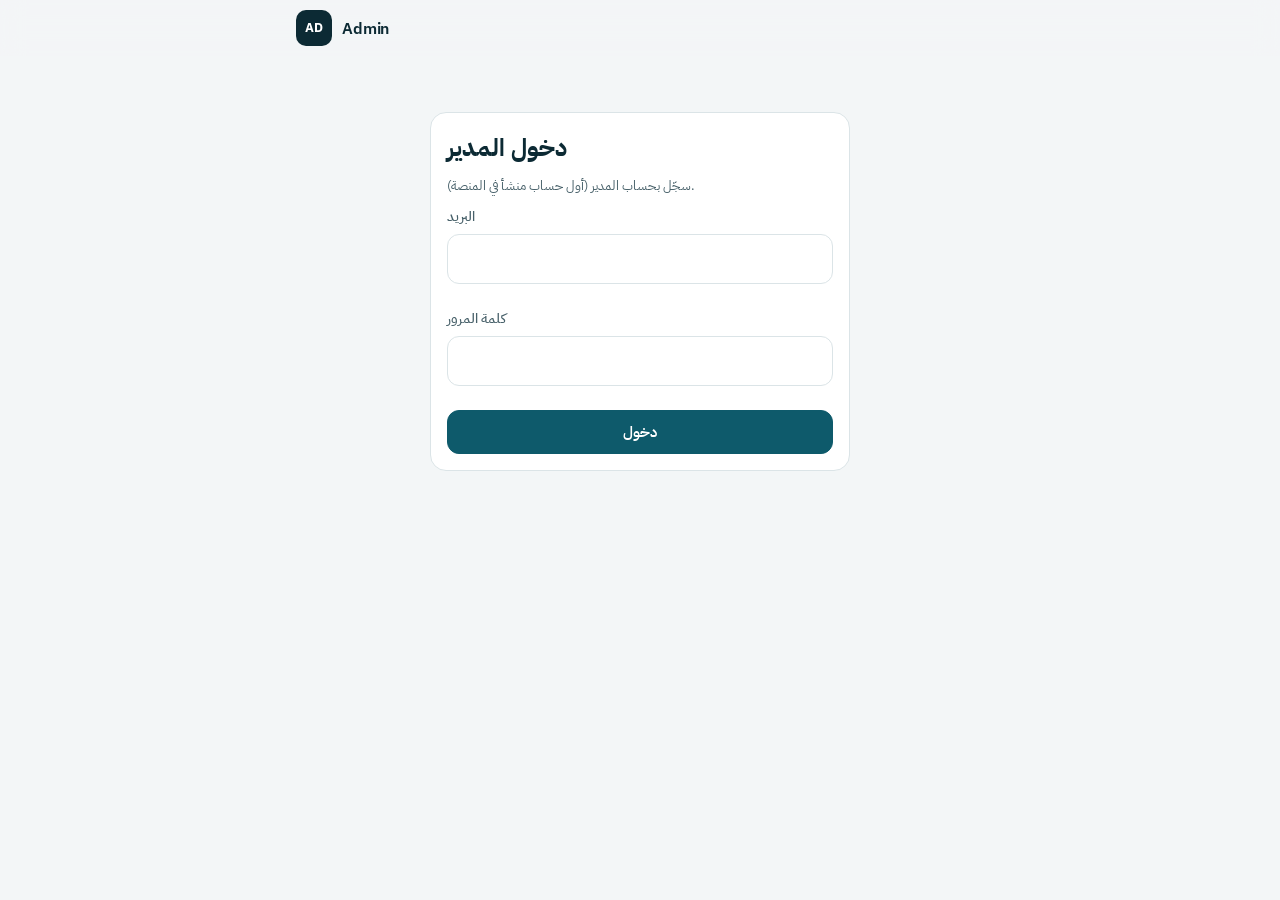
<file: admin.html>
<!DOCTYPE html>
<html lang="ar">
<head>
  <meta charset="UTF-8">
  <meta name="viewport" content="width=device-width, initial-scale=1.0, viewport-fit=cover">
  <meta name="robots" content="noindex">
  <meta name="theme-color" content="#f3f6f7">
  <title>Saudi Prep — Admin</title>
  <link rel="icon" type="image/svg+xml" href="icons/icon.svg">
  <link rel="preconnect" href="https://fonts.googleapis.com">
  <link rel="preconnect" href="https://fonts.gstatic.com" crossorigin>
  <link href="https://fonts.googleapis.com/css2?family=IBM+Plex+Sans:wght@400;500;600;700&family=IBM+Plex+Sans+Arabic:wght@400;500;600;700&display=swap" rel="stylesheet">
  <link rel="stylesheet" href="css/styles.css?v=23">
</head>
<body>
  <div id="admin">
    <div class="boot">
      <svg class="boot-logo" viewBox="0 0 100 100" aria-hidden="true"><path d="M14 56H35L44 28L56 78L64 56H86"/><circle cx="86" cy="56" r="6.5"/></svg>
      <p>Loading admin…</p>
    </div>
  </div>
  <script src="js/edition.js?v=1"></script>
  <script src="js/config.js?v=18"></script>
  <script src="js/backend.js?v=19"></script>
  <script src="js/admin.js?v=22"></script>
</body>
</html>
</file>
<file: css/styles.css>
/* ============================================================
   Saudi Prep — phone-first UI
   Base rules target a phone held in one hand; the min-width
   queries at the end adapt the same layout to tablet and desktop.
   Shared with admin.html.
   ============================================================ */

:root {
  --bg: #f3f6f7;
  --surface: #ffffff;
  --surface-2: #e9eff1;
  --border: #dbe4e7;
  --text: #0c2a34;
  --text-2: #48616a;
  --text-3: #68808a;
  --ink: #0c2a34;              /* brand panel: launch screen, readiness monitor */
  --primary: #0e5a6b;
  --primary-strong: #0a4755;
  --primary-soft: #dcecef;
  --on-primary: #ffffff;
  --correct: #17794c;
  --correct-soft: #dcf3e6;
  --wrong: #c0362f;
  --wrong-soft: #fbe4e2;
  --flag: #a05c06;
  --flag-soft: #fcefd6;
  --ch-cov: #6fd3e3;           /* monitor channels, always shown on --ink */
  --ch-acc: #7be3a9;
  --ch-mas: #f3c96b;
  --radius: 16px;
  --radius-sm: 12px;
  --font: 'IBM Plex Sans', 'IBM Plex Sans Arabic', -apple-system, BlinkMacSystemFont, 'Segoe UI', Tahoma, sans-serif;
  --safe-b: env(safe-area-inset-bottom, 0px);
  --safe-t: env(safe-area-inset-top, 0px);
  --shadow: 0 8px 30px rgba(8, 32, 40, .16);
}

/* JS sets data-theme on <html> at boot (system default until the user picks) */
:root[data-theme="dark"] {
  --bg: #07181e;
  --surface: #0e252e;
  --surface-2: #17353f;
  --border: #21434f;
  --text: #e6f0f2;
  --text-2: #a5bcc3;
  --text-3: #7f99a1;
  --ink: #113039;
  --primary: #62c7d7;
  --primary-strong: #8adae6;
  --primary-soft: #133a43;
  --on-primary: #05222a;
  --correct: #62d89c;
  --correct-soft: #123526;
  --wrong: #f58b81;
  --wrong-soft: #3d1b19;
  --flag: #f0be5e;
  --flag-soft: #3a2c10;
  --shadow: 0 8px 30px rgba(0, 0, 0, .45);
}

* { box-sizing: border-box; margin: 0; padding: 0; }

html { -webkit-text-size-adjust: 100%; }

body {
  font-family: var(--font);
  background: var(--bg);
  color: var(--text);
  line-height: 1.55;
  font-size: 16px;
  -webkit-tap-highlight-color: transparent;
  overscroll-behavior-y: none;
}

button, input, textarea, select { font-family: inherit; }
:focus-visible { outline: 2px solid var(--primary); outline-offset: 2px; }
[hidden] { display: none !important; }

.ar { direction: rtl; }

.ic {
  width: 22px; height: 22px; flex: none;
  fill: none; stroke: currentColor; stroke-width: 1.8;
  stroke-linecap: round; stroke-linejoin: round;
}
.ic.fill { fill: currentColor; }
.chev { width: 18px; height: 18px; color: var(--text-3); }
[dir="rtl"] .chev, [dir="rtl"] .ic.flip { transform: scaleX(-1); }

/* ---------- launch screen (continues the installed app's splash) ---------- */
.boot {
  min-height: 100vh; min-height: 100dvh;
  display: flex; flex-direction: column; align-items: center; justify-content: center; gap: 14px;
  background: #0c2a34; color: rgba(255, 255, 255, .7); font-size: 14px;
}
.boot-logo { width: 84px; height: 84px; }
.boot-logo path { fill: none; stroke: #fff; stroke-width: 7.5; stroke-linecap: round; stroke-linejoin: round; stroke-dasharray: 190; animation: trace 1.4s ease-in-out infinite alternate; }
.boot-logo circle { fill: #6fd3e3; }
@keyframes trace { from { stroke-dashoffset: 190; } to { stroke-dashoffset: 0; } }
.boot { padding: 24px; text-align: center; font-family: 'IBM Plex Sans Arabic', 'IBM Plex Sans', system-ui, sans-serif; }
.boot-title { color: #fff; font-size: 16px; font-weight: 600; }
.boot-status { font-size: 13px; min-height: 1.5em; }
/* the bar fills with the real steps of the launch; the sheen keeps moving between them */
.boot-bar { width: min(260px, 72vw); height: 8px; border-radius: 99px; background: rgba(255, 255, 255, .14); overflow: hidden; }
.boot-bar i {
  display: block; height: 100%; width: 4%; border-radius: inherit;
  background: #6fd3e3 linear-gradient(90deg, transparent, rgba(255, 255, 255, .55), transparent) 0 0 / 60px 100% no-repeat;
  transition: width .5s ease-out; animation: sheen 1.3s linear infinite;
}
@keyframes sheen { from { background-position: 260px 0; } to { background-position: -60px 0; } }   /* right to left, the way the bar fills */
.boot-retry {
  margin-top: 6px; min-height: 44px; padding: 0 22px; border-radius: 99px;
  border: 1px solid rgba(255, 255, 255, .35); background: transparent; color: #fff;
  font: inherit; font-weight: 600; cursor: pointer;
}
.boot-retry[hidden] { display: none; }
@media (prefers-reduced-motion: reduce) { .boot-bar i { animation: none; } .boot-logo path { animation: none; stroke-dashoffset: 0; } }

/* ---------- brand ---------- */
.brand { display: flex; align-items: center; gap: 10px; text-decoration: none; color: inherit; min-width: 0; }
.brand-logo {
  width: 36px; height: 36px; border-radius: 10px; flex: none;
  background: #0c2a34; color: #fff;
  display: flex; align-items: center; justify-content: center;
  font-weight: 700; font-size: 13px;
}
.brand-logo svg { width: 78%; height: 78%; }
.brand-logo path { fill: none; stroke: #fff; stroke-width: 7.5; stroke-linecap: round; stroke-linejoin: round; }
.brand-logo circle { fill: #6fd3e3; }
:root[data-theme="dark"] .brand-logo { background: #17353f; }
.brand-name { font-weight: 600; font-size: 16px; letter-spacing: -0.01em; white-space: nowrap; }

/* ---------- app bar ---------- */
.topbar {
  position: sticky; top: 0; z-index: 20;
  padding-top: var(--safe-t);
  background: color-mix(in srgb, var(--bg) 90%, transparent);
  -webkit-backdrop-filter: blur(12px); backdrop-filter: blur(12px);
}
.topbar-inner {
  max-width: 720px; margin: 0 auto; height: 56px; padding: 0 16px;
  display: flex; align-items: center; justify-content: space-between; gap: 12px;
}
.topbar .card-meta { max-width: 38vw; overflow: hidden; text-overflow: ellipsis; white-space: nowrap; }
.bar-lead { display: flex; align-items: center; gap: 6px; min-width: 0; flex: 1; margin-inline-start: -8px; }
.bar-title { font-weight: 600; font-size: 17px; letter-spacing: -0.01em; overflow: hidden; text-overflow: ellipsis; white-space: nowrap; }
.bar-actions { display: flex; align-items: center; gap: 4px; flex: none; }

.icon-btn {
  appearance: none; border: 0; background: none; color: var(--text);
  width: 44px; height: 44px; border-radius: 50%; flex: none; cursor: pointer;
  display: inline-flex; align-items: center; justify-content: center; text-decoration: none;
}
.icon-btn:active { background: var(--surface-2); }
.icon-btn.on { color: var(--flag); }

.avatar-btn {
  appearance: none; border: 0; cursor: pointer; flex: none;
  width: 38px; height: 38px; border-radius: 50%;
  background: var(--primary-soft); color: var(--primary);
  display: inline-flex; align-items: center; justify-content: center;
  font-weight: 600; font-size: 15px;
}
.avatar-btn.lg { width: 48px; height: 48px; font-size: 18px; cursor: default; }

/* ---------- page ---------- */
.wrap { max-width: 720px; margin: 0 auto; padding: 8px 16px calc(96px + var(--safe-b)); }

.section-heading {
  display: flex; align-items: baseline; justify-content: space-between; gap: 12px;
  margin: 26px 2px 10px;
}
.section-heading h2 { font-size: 17px; font-weight: 600; letter-spacing: -0.01em; }
.section-heading span { font-size: 13px; color: var(--text-3); text-align: end; unicode-bidi: plaintext; }

.page-head { padding: 8px 2px 4px; }
.page-head h1 { font-size: 24px; font-weight: 600; letter-spacing: -0.02em; line-height: 1.25; }
.page-head p { color: var(--text-2); font-size: 15px; margin-top: 4px; max-width: 60ch; }

/* ---------- bottom navigation ---------- */
.navbar {
  position: fixed; left: 0; right: 0; bottom: 0; z-index: 30;
  display: flex; padding: 6px 8px calc(6px + var(--safe-b));
  background: color-mix(in srgb, var(--surface) 94%, transparent);
  -webkit-backdrop-filter: blur(12px); backdrop-filter: blur(12px);
  border-top: 1px solid var(--border);
}
.nav-item {
  flex: 1; min-height: 52px; padding: 4px 0;
  display: flex; flex-direction: column; align-items: center; justify-content: center; gap: 2px;
  color: var(--text-3); font-size: 12px; font-weight: 500; text-decoration: none;
}
.nav-pill { width: 56px; height: 30px; border-radius: 99px; display: flex; align-items: center; justify-content: center; transition: background .15s ease; }
.nav-item.active { color: var(--primary); font-weight: 600; }
.nav-item.active .nav-pill { background: var(--primary-soft); }

/* ---------- buttons ---------- */
.btn {
  appearance: none; border: 1px solid var(--border); background: var(--surface);
  color: var(--text); font-size: 15px; font-weight: 600; line-height: 1.2;
  min-height: 44px; padding: 8px 16px; border-radius: var(--radius-sm); cursor: pointer;
  display: inline-flex; align-items: center; justify-content: center; gap: 8px;
  text-decoration: none; transition: background .12s ease, transform .08s ease;
}
.btn:active { transform: scale(.98); }
.btn-primary { background: var(--primary); border-color: var(--primary); color: var(--on-primary); }
.btn-ghost { border-color: transparent; background: transparent; color: var(--text-2); }
.btn-block { width: 100%; }
.btn-lg { min-height: 52px; font-size: 16px; border-radius: 14px; }
.btn-sm { min-height: 36px; padding: 6px 14px; font-size: 14px; }
.btn-danger-soft { background: var(--wrong-soft); border-color: transparent; color: var(--wrong); }
.btn:disabled { opacity: .45; cursor: not-allowed; }
.btn .ic { width: 18px; height: 18px; }
@media (hover: hover) {
  .btn:hover { background: var(--surface-2); }
  .btn-primary:hover { background: var(--primary-strong); border-color: var(--primary-strong); }
  .btn-ghost:hover { background: var(--surface-2); }
  .icon-btn:hover { background: var(--surface-2); }
  .row[href]:hover, button.row:hover { background: color-mix(in srgb, var(--surface-2) 50%, var(--surface)); }
}

/* ---------- cards and grouped rows ---------- */
.card {
  background: var(--surface); border: 1px solid var(--border);
  border-radius: var(--radius); padding: 16px;
  display: flex; flex-direction: column; gap: 10px;
}
.card-top { display: flex; align-items: center; gap: 12px; }
.card-title { font-weight: 600; font-size: 15px; letter-spacing: -0.01em; }
.card-meta { font-size: 13px; color: var(--text-2); }
.card-icon {
  width: 44px; height: 44px; border-radius: 12px; flex: none;
  background: var(--primary-soft); display: flex; align-items: center; justify-content: center; font-size: 22px;
}
.card-icon.big { width: 60px; height: 60px; font-size: 30px; border-radius: 16px; }

.list, .hist-list, .domain-table, .cp-list, .ms-list {
  background: var(--surface); border: 1px solid var(--border);
  border-radius: var(--radius); overflow: hidden;
}
.list > *, .hist-list > *, .domain-table > *, .cp-list > *, .ms-list > * { border-top: 1px solid var(--border); }
.list > :first-child, .hist-list > :first-child, .domain-table > :first-child, .cp-list > :first-child, .ms-list > :first-child { border-top: 0; }
.hist-list > .card, .domain-table > .card { border-width: 0; border-radius: 0; }

.row {
  appearance: none; border: 0; background: none; width: 100%; color: inherit; font: inherit; text-align: start;
  display: flex; align-items: center; gap: 12px;
  min-height: 64px; padding: 12px 14px; text-decoration: none; cursor: pointer;
}
div.row { cursor: default; }
.row.disabled { color: var(--text-3); }
.row.disabled .row-sub { color: var(--text-3); }
.row.danger, .row.danger .row-icon { color: var(--wrong); }
.row.danger .row-icon { background: var(--wrong-soft); }
.row-icon {
  width: 40px; height: 40px; border-radius: 12px; flex: none;
  background: var(--primary-soft); color: var(--primary);
  display: flex; align-items: center; justify-content: center;
  font-weight: 600; font-size: 15px; font-variant-numeric: tabular-nums;
}
.row-icon.muted { background: var(--surface-2); color: var(--text-3); }
.row-icon.ok { background: var(--correct-soft); color: var(--correct); }
.row-icon.solid { background: #0c2a34; color: #fff; }
:root[data-theme="dark"] .row-icon.solid { background: var(--primary); color: var(--on-primary); }
.row-body { flex: 1; min-width: 0; display: block; }
.row-title { display: block; font-weight: 600; font-size: 15px; line-height: 1.35; }
.row-sub { display: block; font-size: 13px; color: var(--text-2); line-height: 1.4; margin-top: 1px; }
.row-sub b { color: var(--text); font-weight: 600; }

.mastery { height: 6px; border-radius: 99px; background: var(--surface-2); overflow: hidden; }
.mastery-fill { height: 100%; border-radius: 99px; background: var(--primary); transition: width .4s ease; }
.row-body .mastery { margin: 6px 0 4px; }

/* progress ring: --pct 0..100 */
.ring {
  --pct: 0; width: 44px; height: 44px; border-radius: 50%; flex: none;
  background: conic-gradient(var(--primary) calc(var(--pct) * 1%), var(--surface-2) 0);
  display: flex; align-items: center; justify-content: center; position: relative;
}
.ring::before { content: ''; position: absolute; inset: 4px; border-radius: 50%; background: var(--surface); }
.ring b { position: relative; font-size: 13px; font-weight: 600; font-variant-numeric: tabular-nums; }
.ring.lg { width: 72px; height: 72px; }
.ring.lg::before { inset: 6px; }
.ring.lg b { font-size: 19px; }
.ring.lg b i { font-style: normal; font-size: 12px; color: var(--text-3); }

/* ---------- home: readiness monitor ---------- */
.monitor {
  position: relative; overflow: hidden;
  background: var(--ink); color: #fff;
  border-radius: 22px; padding: 18px 18px 16px;
}
.monitor-label { font-size: 13.5px; font-weight: 500; color: rgba(255, 255, 255, .7); }
.monitor-value {
  font-size: 56px; font-weight: 600; line-height: 1.05; letter-spacing: -0.035em;
  font-variant-numeric: tabular-nums;
}
.monitor-value span { font-size: 24px; font-weight: 500; letter-spacing: 0; color: rgba(255, 255, 255, .6); margin-inline-start: 2px; }
.monitor-trace {
  position: absolute; top: 20px; right: 0; width: 60%; height: 64px;
  fill: none; stroke: var(--ch-cov); stroke-width: 2; stroke-linecap: round; stroke-linejoin: round;
  -webkit-mask-image: linear-gradient(90deg, transparent, #000 45%); mask-image: linear-gradient(90deg, transparent, #000 45%);
  opacity: .9;
}
.monitor-trace.draw path { stroke-dasharray: 520; animation: trace 1.6s ease-out both; }
.monitor-channels {
  display: grid; grid-template-columns: repeat(3, 1fr); gap: 10px;
  margin-top: 16px; padding-top: 14px; border-top: 1px solid rgba(255, 255, 255, .14);
}
.ch span { display: block; font-size: 12.5px; font-weight: 500; }
.ch b { font-size: 21px; font-weight: 600; letter-spacing: -0.01em; font-variant-numeric: tabular-nums; }
.ch b i { font-style: normal; font-size: 12.5px; font-weight: 500; color: rgba(255, 255, 255, .55); }
.ch-cov span { color: var(--ch-cov); }
.ch-acc span { color: var(--ch-acc); }
.ch-mas span { color: var(--ch-mas); }

/* ---------- home: next action ---------- */
.next-card {
  background: var(--surface); border: 1px solid var(--border);
  border-radius: 20px; padding: 18px; margin-bottom: 10px;
}
.next-title { font-size: 19px; font-weight: 600; letter-spacing: -0.015em; line-height: 1.3; }
.next-sub { font-size: 14px; color: var(--text-2); margin-top: 4px; }
.next-card .mastery { margin-top: 12px; }
.next-card .btn { margin-top: 14px; }

/* ---------- install ---------- */
.install-card {
  display: flex; align-items: center; gap: 12px; margin-top: 12px;
  background: var(--primary-soft); border-radius: var(--radius); padding: 12px 6px 12px 12px;
}
.install-card img { width: 44px; height: 44px; border-radius: 11px; flex: none; }
.install-card .row-title { color: var(--text); }
.install-card .icon-btn { width: 36px; height: 36px; color: var(--text-2); }
.install-sheet { text-align: center; }
.install-sheet > img { width: 76px; height: 76px; border-radius: 18px; margin: 6px auto 12px; display: block; box-shadow: var(--shadow); }
.install-sheet h2 { font-size: 20px; font-weight: 600; letter-spacing: -0.01em; }
.sheet-sub { font-size: 14.5px; color: var(--text-2); margin-top: 4px; }
.perks { list-style: none; text-align: start; margin: 16px 0; display: grid; gap: 10px; font-size: 14.5px; color: var(--text); }
.perks li { display: flex; align-items: flex-start; gap: 10px; }
.perks .ic { width: 20px; height: 20px; color: var(--correct); margin-top: 1px; }
/* the one thing the doctor must know before the steps (a second sign-in on iPhone) */
.sheet-note {
  font-size: 14px; line-height: 1.6; text-align: start; color: var(--text);
  background: var(--surface-2); border-radius: var(--radius-sm);
  padding: 11px 13px; margin: 0 0 14px;
}
.sheet-note b { font-weight: 600; }
.steps { list-style: none; text-align: start; margin: 16px 0; display: grid; gap: 8px; }
.steps li {
  display: flex; align-items: center; gap: 12px; font-size: 14.5px;
  background: var(--surface-2); border-radius: var(--radius-sm); padding: 10px 12px;
}
.step-n {
  width: 26px; height: 26px; border-radius: 50%; flex: none;
  background: var(--primary); color: var(--on-primary);
  display: flex; align-items: center; justify-content: center; font-size: 13px; font-weight: 600;
}
.steps .ic { color: var(--primary); margin-inline-start: auto; }
.steps li span:nth-child(2) { flex: 1; }

/* ---------- sheets ---------- */
.sheet-backdrop {
  position: fixed; inset: 0; z-index: 60;
  background: rgba(4, 16, 20, .55);
  display: flex; align-items: flex-end; justify-content: center;
  animation: fade .18s ease;
}
.sheet {
  width: 100%; max-width: 480px; max-height: 90vh; max-height: 90dvh; overflow-y: auto;
  background: var(--surface); color: var(--text);
  border-radius: 24px 24px 0 0; padding: 8px 20px calc(20px + var(--safe-b));
  box-shadow: var(--shadow);
  animation: sheet-up .28s cubic-bezier(.2, .8, .2, 1);
}
.sheet::before { content: ''; display: block; width: 40px; height: 4px; border-radius: 99px; background: var(--border); margin: 0 auto 14px; }
.sheet .btn + .btn { margin-top: 8px; }
.sheet .list { margin-top: 14px; }
.acct-head { display: flex; align-items: center; gap: 12px; padding: 4px 2px; }
@keyframes fade { from { opacity: 0; } }
@keyframes sheet-up { from { transform: translateY(40px); opacity: 0; } }

.toast {
  position: fixed; left: 50%; bottom: calc(96px + var(--safe-b)); transform: translateX(-50%); z-index: 70;
  background: #0c2a34; color: #fff; font-size: 14.5px; font-weight: 500;
  padding: 12px 18px; border-radius: 14px; box-shadow: var(--shadow);
  max-width: calc(100vw - 32px); text-align: center; animation: fade .2s ease;
}

/* ---------- free trial strip ---------- */
.trial-bar {
  display: flex; align-items: center; justify-content: space-between; gap: 10px;
  direction: rtl; font-size: 14px; font-weight: 500;
  background: var(--primary-soft); color: var(--text);
  border-radius: var(--radius-sm); padding: 10px 14px; margin-bottom: 12px; text-decoration: none;
}
.trial-bar.warn { background: var(--wrong-soft); color: var(--wrong); }
.trial-bar-cta { flex: none; font-weight: 600; color: var(--primary); display: inline-flex; align-items: center; gap: 2px; }
.trial-bar.warn .trial-bar-cta { color: inherit; }
.trial-bar-cta .chev { color: inherit; }
.trial-pill {
  direction: rtl; font-size: 12.5px; font-weight: 600;
  background: var(--primary-soft); color: var(--primary);
  padding: 4px 12px; border-radius: 99px; display: inline-block; margin-bottom: 12px;
}

/* ---------- practice ---------- */
.sec-ar { font-size: 13px; color: var(--text-3); direction: rtl; flex: none; max-width: 34%; text-align: end; }
.sec-hero { display: flex; gap: 16px; align-items: center; margin: 8px 2px 18px; }
.sec-hero h1 { font-size: 24px; font-weight: 600; letter-spacing: -0.02em; line-height: 1.2; }
.sec-hero-ar { color: var(--text-2); font-size: 14.5px; direction: rtl; text-align: left; }
.cta-note { font-size: 13px; color: var(--text-3); text-align: center; margin-top: 8px; }

/* ---------- quiz ---------- */
.quiz-pos { flex: 1; min-width: 0; font-size: 15px; color: var(--text-2); font-variant-numeric: tabular-nums; }
.quiz-pos b { color: var(--text); font-weight: 600; font-size: 17px; }
.quiz-mode { display: block; font-size: 12.5px; color: var(--text-3); line-height: 1.2; overflow: hidden; text-overflow: ellipsis; white-space: nowrap; }
.quiz-timer {
  font-variant-numeric: tabular-nums; font-weight: 600; font-size: 15px;
  color: var(--text); background: var(--surface-2);
  padding: 6px 12px; border-radius: 99px; display: inline-flex; align-items: center; gap: 6px;
}
.quiz-timer.danger { color: var(--wrong); background: var(--wrong-soft); }
.progress-track { height: 3px; background: var(--surface-2); }
.progress-fill { height: 100%; background: var(--primary); border-radius: 0 99px 99px 0; transition: width .25s ease; }

.quiz-wrap { padding-top: 16px; padding-bottom: calc(104px + var(--safe-b)); }
.q-card { background: none; }
.q-text { font-size: 17px; font-weight: 500; line-height: 1.6; letter-spacing: -0.005em; margin-bottom: 18px; white-space: pre-wrap; overflow-wrap: anywhere; }
.q-vignette { font-size: 16px; color: var(--text-2); white-space: pre-wrap; margin-bottom: 14px; padding-bottom: 14px; border-bottom: 1px solid var(--border); }

.options { display: flex; flex-direction: column; gap: 10px; }
.option {
  appearance: none; display: flex; align-items: flex-start; gap: 12px; width: 100%;
  min-height: 56px; padding: 13px 14px; cursor: pointer;
  border: 1.5px solid var(--border); border-radius: 14px; background: var(--surface);
  font: inherit; font-size: 16px; line-height: 1.45; text-align: left; color: var(--text);
  transition: border-color .12s ease, background .12s ease;
}
.option:disabled { cursor: default; opacity: 1; }
.option-key {
  flex: none; width: 28px; height: 28px; border-radius: 50%;
  border: 1.5px solid var(--border); color: var(--text-2);
  display: flex; align-items: center; justify-content: center;
  font-size: 13px; font-weight: 600; margin-top: -1px;
}
.option > span:last-child { flex: 1; min-width: 0; overflow-wrap: anywhere; padding-top: 1px; }
.option.selected { border-color: var(--primary); background: var(--primary-soft); }
.option.selected .option-key { background: var(--primary); border-color: var(--primary); color: var(--on-primary); }
.option.correct { border-color: var(--correct); background: var(--correct-soft); }
.option.correct .option-key { background: var(--correct); border-color: var(--correct); color: var(--surface); }
.option.wrong { border-color: var(--wrong); background: var(--wrong-soft); }
.option.wrong .option-key { background: var(--wrong); border-color: var(--wrong); color: var(--surface); }
@media (hover: hover) { .option:hover:not(:disabled) { border-color: var(--primary); } }

/* the verdict is a coloured band; the explanation stays on a calm surface for long reading */
.feedback {
  margin-top: 16px; border-radius: 14px; padding: 0 16px 16px; overflow: hidden;
  background: var(--surface); border: 1px solid var(--border);
  scroll-margin: 80px 0 calc(110px + var(--safe-b));
  animation: rise .22s ease;
}
.feedback > :first-child:not(.feedback-head) { padding-top: 16px; }
.feedback.correct { border-color: color-mix(in srgb, var(--correct) 35%, var(--border)); }
.feedback.wrong { border-color: color-mix(in srgb, var(--wrong) 35%, var(--border)); }
.feedback-head {
  font-weight: 600; font-size: 15.5px; display: flex; align-items: center; gap: 8px;
  margin: 0 -16px 12px; padding: 12px 16px; background: var(--surface-2);
}
.feedback.correct .feedback-head { color: var(--correct); background: var(--correct-soft); }
.feedback.wrong .feedback-head { color: var(--wrong); background: var(--wrong-soft); }
.feedback-body { font-size: 15.5px; line-height: 1.6; white-space: pre-wrap; overflow-wrap: anywhere; }
.feedback-ref { margin-top: 12px; font-size: 13px; color: var(--text-2); }
@keyframes rise { from { opacity: 0; transform: translateY(6px); } to { opacity: 1; transform: none; } }

.self-grade { margin-top: 14px; padding-top: 14px; border-top: 1px solid var(--border); }
.self-grade-q { display: block; font-size: 14px; font-weight: 600; margin-bottom: 10px; color: var(--text-2); }
.self-grade-btns { display: grid; grid-template-columns: 1fr 1fr; gap: 8px; }

.hint { font-size: 13px; color: var(--text-3); margin-top: 16px; text-align: center; }
kbd {
  font-family: inherit; font-size: 11px; background: var(--surface-2);
  border: 1px solid var(--border); border-bottom-width: 2px;
  border-radius: 5px; padding: 1px 6px; color: var(--text-2);
}
@media (hover: none) { kbd, .keys { display: none; } }

/* thumb-reach action bar */
.actionbar {
  position: fixed; left: 0; right: 0; bottom: 0; z-index: 30;
  padding: 10px 16px calc(10px + var(--safe-b));
  background: color-mix(in srgb, var(--surface) 94%, transparent);
  -webkit-backdrop-filter: blur(12px); backdrop-filter: blur(12px);
  border-top: 1px solid var(--border);
}
.actionbar-inner { max-width: 688px; margin: 0 auto; display: flex; align-items: center; gap: 10px; }
.actionbar .btn { min-height: 52px; border-radius: 14px; }
.actionbar .btn-primary { flex: 1; font-size: 16px; }
.actionbar .btn-prev { width: 52px; padding: 0; flex: none; }

/* exam pacing */
.pace-wrap { margin: 0 0 18px; }
.pace-bar { position: relative; height: 8px; border-radius: 99px; background: var(--surface-2); overflow: hidden; }
.pace-fill { height: 100%; background: var(--flag); opacity: .5; transition: width 1s linear; }
.pace-marker { position: absolute; top: 0; bottom: 0; width: 3px; background: var(--text); border-radius: 2px; transition: left .3s ease; }
.pace-meta { display: flex; justify-content: space-between; gap: 10px; margin-top: 6px; font-size: 12.5px; color: var(--text-2); flex-wrap: wrap; }
.pace-status { font-weight: 600; }
.pace-status.ok, .pace-status.ahead { color: var(--correct); }
.pace-status.behind { color: var(--wrong); }

/* question navigator (inside a sheet) */
.grid-panel { max-width: 560px; display: flex; flex-direction: column; gap: 14px; }
.grid-panel-head { display: flex; align-items: center; justify-content: space-between; font-size: 17px; font-weight: 600; }
.qgrid { display: grid; grid-template-columns: repeat(6, 1fr); gap: 8px; overflow-y: auto; padding: 3px; }
.qcell {
  aspect-ratio: 1; min-height: 44px; border-radius: 12px; border: 1px solid var(--border);
  background: var(--surface); color: var(--text-2);
  font-size: 14px; font-weight: 600; cursor: pointer; font-variant-numeric: tabular-nums;
}
.qcell.done { background: var(--primary-soft); color: var(--primary); border-color: transparent; }
.qcell.mark { background: var(--flag-soft); color: var(--flag); border-color: transparent; }
.qcell.done.mark { background: linear-gradient(135deg, var(--primary-soft) 50%, var(--flag-soft) 50%); }
.qcell.cur { outline: 2.5px solid var(--primary); outline-offset: 1px; color: var(--text); }
.grid-panel-foot { display: grid; gap: 10px; }

/* ---------- briefing ---------- */
.briefing { text-align: center; padding-top: 12px; }
.briefing-mark {
  width: 72px; height: 72px; border-radius: 20px; margin: 0 auto;
  background: #0c2a34; color: #fff;
  display: flex; align-items: center; justify-content: center; font-weight: 600; font-size: 18px;
}
.briefing h1 { font-size: 24px; font-weight: 600; letter-spacing: -0.02em; margin: 14px 0 2px; }
.briefing-ar { color: var(--text-2); font-size: 14.5px; }
.facts { display: grid; grid-template-columns: repeat(2, 1fr); gap: 10px; margin: 20px 0; }
.fact { background: var(--surface); border: 1px solid var(--border); border-radius: 14px; padding: 12px 8px; }
.fact b { display: block; font-size: 22px; font-weight: 600; font-variant-numeric: tabular-nums; }
.fact span { font-size: 13px; color: var(--text-2); }
.rules { text-align: start; margin: 0 0 20px; padding-inline-start: 20px; color: var(--text-2); font-size: 14.5px; display: grid; gap: 8px; }
.briefing .btn + .btn { margin-top: 8px; }

/* ---------- results ---------- */
.result-hero { text-align: center; padding: 16px 0 8px; }
.score-ring {
  --pct: 0; width: 148px; height: 148px; border-radius: 50%; margin: 0 auto 16px;
  background: conic-gradient(var(--score-color, var(--primary)) calc(var(--pct) * 1%), var(--surface-2) 0);
  display: flex; align-items: center; justify-content: center;
}
.score-ring-inner {
  width: 124px; height: 124px; border-radius: 50%; background: var(--bg);
  display: flex; flex-direction: column; align-items: center; justify-content: center;
}
.score-num { font-size: 36px; font-weight: 600; letter-spacing: -0.03em; line-height: 1.1; font-variant-numeric: tabular-nums; }
.score-label { font-size: 13px; color: var(--text-2); font-weight: 500; }
.result-msg { font-size: 15.5px; color: var(--text-2); max-width: 46ch; margin: 0 auto; }
.result-actions { display: grid; gap: 8px; margin-top: 20px; }

.review-list { display: flex; flex-direction: column; gap: 8px; }
.review-row {
  display: flex; align-items: center; gap: 12px; min-height: 60px;
  background: var(--surface); border: 1px solid var(--border);
  border-radius: 14px; padding: 10px 14px; cursor: pointer;
}
.review-status { flex: none; width: 28px; height: 28px; border-radius: 50%; display: flex; align-items: center; justify-content: center; }
.review-status .ic { width: 16px; height: 16px; stroke-width: 2.6; }
.review-status.ok { background: var(--correct-soft); color: var(--correct); }
.review-status.no { background: var(--wrong-soft); color: var(--wrong); }
.review-main { flex: 1; min-width: 0; }
.review-text { font-size: 14.5px; font-weight: 500; overflow: hidden; text-overflow: ellipsis; white-space: nowrap; }
.review-num { font-size: 12.5px; color: var(--text-3); }
.review-detail { padding: 6px 2px 14px; }
.review-detail .q-text { font-size: 16px; }

/* ---------- breakdown / history rows ---------- */
.domain-row, .hist-row { display: flex; align-items: center; gap: 12px; padding: 12px 14px; min-height: 56px; }
.domain-name { flex: 1; font-size: 14.5px; font-weight: 500; min-width: 0; }
.domain-weak { font-size: 11.5px; font-weight: 600; color: var(--wrong); background: var(--wrong-soft); padding: 2px 8px; border-radius: 99px; white-space: nowrap; }
.domain-score, .hist-score {
  flex: none; width: 52px; text-align: center; border-radius: 8px; padding: 3px 0;
  font-weight: 600; font-size: 14px; font-variant-numeric: tabular-nums;
}
.domain-score.ok, .hist-score.ok { background: var(--correct-soft); color: var(--correct); }
.domain-score.mid { background: var(--flag-soft); color: var(--flag); }
.domain-score.low, .hist-score.no { background: var(--wrong-soft); color: var(--wrong); }
.domain-meta { font-size: 13px; color: var(--text-3); width: 44px; text-align: end; font-variant-numeric: tabular-nums; }
.hist-row { flex-wrap: wrap; row-gap: 2px; }
.hist-title { font-size: 14.5px; font-weight: 500; flex: 1; min-width: 0; overflow: hidden; text-overflow: ellipsis; white-space: nowrap; }
.hist-meta { font-size: 12.5px; color: var(--text-3); }
.hist-row > .hist-meta { flex: 1 1 100%; padding-inline-start: 64px; }
.hist-row > .hist-title:first-child ~ .hist-meta { padding-inline-start: 0; }

/* ---------- empty / error ---------- */
.empty { text-align: center; padding: 56px 20px; color: var(--text-2); }
.empty .row-icon { width: 56px; height: 56px; border-radius: 18px; margin: 0 auto 14px; }
.empty h2 { font-size: 19px; font-weight: 600; color: var(--text); margin-bottom: 6px; }
.empty .btn { margin-top: 18px; }

.error-overlay { min-height: 100vh; display: flex; align-items: center; justify-content: center; padding: 24px; }
.error-box { max-width: 520px; background: var(--surface); border: 1px solid var(--border); border-radius: var(--radius); padding: 24px; }
.error-box h2 { font-size: 18px; margin-bottom: 10px; }
.error-box p { font-size: 14.5px; color: var(--text-2); margin-bottom: 10px; }
.error-box code {
  display: block; background: var(--surface-2); border: 1px solid var(--border);
  padding: 10px 14px; border-radius: 8px; font-size: 13px; margin: 8px 0; direction: ltr; overflow-x: auto;
}

.back-link {
  display: inline-flex; align-items: center; gap: 6px; min-height: 44px;
  font-size: 14.5px; font-weight: 600; color: var(--text-2);
  background: none; border: none; cursor: pointer; padding: 4px 0;
}

/* ---------- sign in / payment ---------- */
.auth-wrap { min-height: 100vh; min-height: 100dvh; display: flex; flex-direction: column; background: var(--ink); }
.auth-hero {
  position: relative; overflow: hidden; color: #fff; text-align: center;
  padding: calc(28px + var(--safe-t)) 20px 44px;
}
.auth-hero .brand-logo { width: 56px; height: 56px; border-radius: 16px; margin: 0 auto 10px; background: rgba(255, 255, 255, .1); }
.auth-app { font-size: 22px; font-weight: 600; letter-spacing: -0.02em; }
.auth-tag { font-size: 14.5px; color: rgba(255, 255, 255, .7); margin-top: 2px; }
.auth-card {
  flex: 1; background: var(--bg); text-align: center;
  border-radius: 24px 24px 0 0; margin-top: -20px; position: relative;
  padding: 26px 20px calc(28px + var(--safe-b));
}
.auth-card > * { max-width: 420px; margin-inline: auto; }
.auth-card h1 { font-size: 22px; font-weight: 600; letter-spacing: -0.02em; line-height: 1.3; }
.auth-sub { font-size: 14.5px; color: var(--text-2); margin-top: 4px; margin-bottom: 18px; }
.auth-label { display: block; text-align: start; font-size: 14px; font-weight: 500; color: var(--text-2); margin-bottom: 14px; }
.auth-label input, .pay-code-row input, .settings-grid textarea {
  width: 100%; margin-top: 6px; min-height: 50px; padding: 10px 14px;
  border: 1.5px solid var(--border); border-radius: var(--radius-sm);
  background: var(--surface); color: var(--text); font-size: 16px;
}
.auth-label input:focus, .pay-code-row input:focus, .settings-grid textarea:focus { outline: 2px solid var(--primary); outline-offset: 0; border-color: transparent; }
.auth-card .btn-block { display: flex; margin-top: 8px; }
.auth-err, .auth-ok {
  font-size: 14px; font-weight: 500; border-radius: var(--radius-sm);
  padding: 11px 14px; margin-bottom: 14px; text-align: start;
}
.auth-err { background: var(--wrong-soft); color: var(--wrong); }
.auth-ok { background: var(--correct-soft); color: var(--correct); }
.auth-note { font-size: 14px; color: var(--text-2); margin-bottom: 16px; }
.auth-card .perks { margin: 0 auto 18px; }

/* the two ways to pay: one radio card each */
.plans { display: grid; gap: 10px; margin-bottom: 14px; }
.plan {
  appearance: none; width: 100%; font: inherit; color: inherit; text-align: start; cursor: pointer;
  display: grid; grid-template-columns: auto 1fr auto; align-items: center; gap: 4px 12px;
  background: var(--surface); border: 1.5px solid var(--border); border-radius: var(--radius); padding: 14px;
  transition: border-color .12s ease, background .12s ease;
}
.plan.on { border-color: var(--primary); background: var(--primary-soft); }
.plan-dot { width: 20px; height: 20px; border-radius: 50%; border: 1.5px solid var(--text-3); background: var(--surface); }
.plan.on .plan-dot { border: 6px solid var(--primary); }
.plan-name { font-size: 15.5px; font-weight: 600; display: flex; align-items: center; flex-wrap: wrap; gap: 4px 8px; }
.plan-tag { font-size: 11.5px; font-weight: 600; padding: 2px 8px; border-radius: 99px; background: var(--correct-soft); color: var(--correct); }
.plan-price { font-size: 13px; color: var(--text-2); white-space: nowrap; }
.plan-price b { font-size: 17px; font-weight: 600; color: var(--text); }
.plan-desc { grid-column: 2 / -1; font-size: 13.5px; line-height: 1.6; color: var(--text-2); }

.pay-state { width: 64px; height: 64px; border-radius: 50%; margin: 0 auto 12px; background: var(--correct-soft); color: var(--correct); display: flex; align-items: center; justify-content: center; }
.pay-state .ic { width: 30px; height: 30px; stroke-width: 2.4; }
.pay-box {
  direction: rtl; text-align: start;
  background: var(--surface); border: 1px solid var(--border);
  border-radius: var(--radius); padding: 14px; margin-bottom: 14px;
}
.pay-price {
  display: flex; align-items: baseline; justify-content: space-between;
  font-size: 14px; color: var(--text-2);
  padding-bottom: 10px; margin-bottom: 6px; border-bottom: 1px solid var(--border);
}
.pay-price b { font-size: 22px; font-weight: 600; color: var(--text); }
.pay-row { display: flex; align-items: center; gap: 10px; padding: 6px 0; font-size: 14.5px; }
.pay-k { flex: none; width: 80px; color: var(--text-3); }
.pay-v { flex: 1; min-width: 0; font-weight: 600; overflow-wrap: anywhere; user-select: all; }
.auth-card .pay-copy { flex: none; width: auto; margin: 0; min-height: 36px; padding: 4px 14px; font-size: 13.5px; }
.pay-note { font-size: 13.5px; color: var(--text-2); margin-top: 8px; white-space: pre-line; }
.rc-preview { border: 1.5px dashed var(--border); border-radius: var(--radius-sm); padding: 8px; margin-bottom: 8px; }
.rc-preview img { display: block; max-width: 100%; max-height: 240px; margin: 0 auto; border-radius: 8px; }
.rc-doc { font-size: 14px; font-weight: 600; padding: 14px 6px; overflow-wrap: anywhere; }
.pay-code { direction: rtl; text-align: start; margin-top: 14px; margin-bottom: 4px; font-size: 14.5px; color: var(--text-2); }
.pay-code summary { cursor: pointer; font-weight: 600; min-height: 44px; display: flex; align-items: center; }
.pay-code-row { display: flex; gap: 8px; margin: 4px 0 10px; }
.pay-code-row input { flex: 1; min-width: 0; margin-top: 0; }
.auth-card .pay-code-row .btn { flex: none; width: auto; margin: 0; min-height: 50px; }

/* ---------- promo + referral sheets ---------- */
.sheet-head { display: flex; align-items: center; justify-content: space-between; gap: 8px; margin-bottom: 2px; }
.sheet-head h2 { font-size: 20px; margin: 0; }
.sheet .pay-code-row { margin-top: 12px; }
.sheet .pay-code-row .btn { flex: none; width: auto; margin: 0; min-height: 50px; }
.referral-sheet .perks, .promo-sheet .perks { margin: 12px 0; }
.referral-sheet #ref-link { font-size: 13px; }
.ref-stats { display: grid; grid-template-columns: repeat(3, 1fr); gap: 10px; margin-top: 16px; text-align: center; }
.ref-stats > div {
  background: var(--surface-2, var(--bg)); border: 1px solid var(--border);
  border-radius: 14px; padding: 12px 6px;
}
.ref-stats b { display: block; font-size: 22px; font-weight: 700; color: var(--primary); line-height: 1.1; }
.ref-stats span { display: block; font-size: 12px; color: var(--text-2); margin-top: 4px; }

/* ---------- first-run intro (same shell as sign in, so the form follows without a jump) ---------- */
.intro .auth-hero { padding: calc(10px + var(--safe-t)) 20px 40px; text-align: start; }
.intro-bar { display: flex; align-items: center; justify-content: space-between; min-height: 44px; }
.intro .intro-bar .brand-logo { width: 40px; height: 40px; border-radius: 12px; margin: 0; }
.intro-skip {
  appearance: none; border: 0; background: none; cursor: pointer;
  min-height: 44px; padding: 0 6px; font-size: 14.5px; font-weight: 600; color: rgba(255, 255, 255, .72);
}
/* the heartbeat is the progress bar: the bright line has drawn as far as the slides have gone */
.intro-trace {
  display: block; width: 100%; height: 40px; margin: 6px 0 12px;
  fill: none; stroke-width: 2; stroke-linecap: round; stroke-linejoin: round;
}
.intro-trace .rail { stroke: rgba(255, 255, 255, .16); }
.intro-trace .live { stroke: var(--ch-cov); stroke-dasharray: 100; stroke-dashoffset: 100; transition: stroke-dashoffset .6s ease; }
.intro-stage { height: clamp(150px, 26vh, 200px); height: clamp(150px, 26dvh, 200px); display: flex; align-items: center; }
.intro-in { width: 100%; animation: rise .22s ease; }
.intro .auth-card { display: flex; flex-direction: column; text-align: start; }
.intro-copy { flex: 1; width: 100%; }
.intro-copy h1 { font-size: 23px; line-height: 1.4; }
.intro-copy p { font-size: 15.5px; line-height: 1.75; color: var(--text-2); margin-top: 10px; }
.intro-copy p b { font-weight: 600; color: var(--text); }
.intro-actions { width: 100%; margin-top: 18px; }

/* specimens of the real interface, drawn on the brand panel */
.sp {
  width: 100%; max-width: 340px; margin: 0 auto;
  direction: ltr; text-align: left; color: #fff; font-size: 13.5px; line-height: 1.4;
}
.sp-row {
  display: flex; align-items: center; gap: 10px; min-height: 38px;
  padding: 6px 12px; border-radius: 12px; background: rgba(255, 255, 255, .08);
}
.sp-row + .sp-row { margin-top: 6px; }
.sp-t { flex: 1; min-width: 0; }
.sp-t b { font-weight: 600; color: var(--ch-mas); }
.sp-row .ic { width: 16px; height: 16px; color: rgba(255, 255, 255, .45); }
.sp-row.ok { box-shadow: inset 0 0 0 1.5px var(--ch-acc); }
.sp-row.ok .ic { color: var(--ch-acc); stroke-width: 2.6; }
.sp-key {
  flex: none; width: 24px; height: 24px; border-radius: 50%;
  background: var(--ch-acc); color: #0c2a34; font-size: 12.5px; font-weight: 600;
  display: flex; align-items: center; justify-content: center;
}
.sp-note { margin-top: 12px; padding-left: 12px; border-left: 2px solid var(--ch-acc); font-size: 13px; color: rgba(255, 255, 255, .78); }
.sp-note b { font-weight: 600; color: var(--ch-acc); margin-right: 6px; }
.sp-gate { flex: none; width: 96px; font-weight: 600; color: var(--ch-cov); font-variant-numeric: tabular-nums; }
.sp-more { padding: 5px 12px; font-size: 12.5px; color: rgba(255, 255, 255, .6); }
.sp-pips { flex: none; width: 40px; display: flex; gap: 5px; }
.sp-pips i { width: 10px; height: 10px; border-radius: 50%; background: var(--ch-acc); }
.sp-pips i.no { background: #f58b81; }
.sp-people { display: grid; grid-template-columns: repeat(10, 1fr); justify-items: center; row-gap: 12px; }
.sp-people .ic { width: 24px; height: 24px; color: rgba(255, 255, 255, .3); }
.sp-people .ic.you { color: var(--ch-acc); transform: scale(1.35); }
.sp-span {
  grid-column: 1 / 9; justify-self: stretch; margin: 0 4px; padding-top: 6px; text-align: center;
  border-top: 1.5px solid rgba(255, 255, 255, .28); font-size: 12.5px; color: rgba(255, 255, 255, .65);
}
.sp-span.you { grid-column: 9 / 11; border-color: var(--ch-acc); color: var(--ch-acc); font-weight: 600; }
.sp-duo { display: grid; grid-template-columns: 1fr 1fr; gap: 10px; }
.sp-card {
  display: grid; gap: 3px; align-content: start; padding: 10px 12px; border-radius: 14px;
  background: rgba(255, 255, 255, .08); font-size: 13px; color: rgba(255, 255, 255, .8);
}
.sp-card b { font-size: 14px; font-weight: 600; color: var(--ch-cov); margin-bottom: 2px; }
.sp-card.alt b { color: var(--ch-mas); }

/* ---------- tour of Home: a spotlight on one part, a bubble that explains it ---------- */
.tour { position: fixed; inset: 0; z-index: 80; touch-action: none; }
.tour-hole {
  position: fixed; pointer-events: none;
  box-shadow: 0 0 0 2px var(--ch-cov), 0 0 0 200vmax rgba(4, 16, 20, .68);
  transition: top .28s ease, left .28s ease, width .28s ease, height .28s ease, border-radius .28s ease;
}
.tour-bubble {
  position: fixed; width: min(340px, calc(100vw - 24px)); padding: 16px;
  background: var(--surface); color: var(--text); border-radius: 18px; box-shadow: var(--shadow);
  text-align: start; transition: top .28s ease, left .28s ease;
}
.tour-bubble::before {
  content: ''; position: absolute; top: -7px; left: var(--arrow-x, 50%);
  width: 14px; height: 14px; border-radius: 3px; background: inherit; transform: rotate(45deg);
}
.tour-bubble.above::before { top: auto; bottom: -7px; }
:root[data-theme="dark"] .tour-bubble { background: var(--surface-2); }   /* --surface would sink into the dimmed screen */
.tour-bubble h3 { position: relative; font-size: 16.5px; font-weight: 600; line-height: 1.4; }
.tour-bubble p { position: relative; font-size: 14.5px; line-height: 1.7; color: var(--text-2); margin-top: 4px; }
.tour-foot { display: flex; align-items: center; gap: 6px; margin-top: 14px; }
.tour-count { margin-inline-end: auto; font-size: 13px; color: var(--text-3); font-variant-numeric: tabular-nums; }

/* ---------- admin ---------- */
.tabbar { display: flex; gap: 6px; overflow-x: auto; margin: 4px -16px 16px; padding: 2px 16px; scrollbar-width: none; }
.tabbar::-webkit-scrollbar { display: none; }
.tab {
  flex: none; display: inline-flex; align-items: center; gap: 6px;
  min-height: 40px; padding: 0 14px; border-radius: 99px;
  border: 1px solid var(--border); background: var(--surface);
  text-decoration: none; color: var(--text-2); font-weight: 600; font-size: 14px; white-space: nowrap;
}
.tab.active { background: var(--primary); color: var(--on-primary); border-color: transparent; }
.tab-badge { background: var(--wrong); color: #fff; font-size: 11px; font-weight: 700; border-radius: 99px; padding: 1px 7px; margin-inline-start: 4px; }
.overall { display: grid; grid-template-columns: repeat(auto-fit, minmax(150px, 1fr)); gap: 10px; margin: 8px 0 14px; }
.stat-card { background: var(--surface); border: 1px solid var(--border); border-radius: var(--radius); padding: 14px 16px; }
.stat-num { font-size: 26px; font-weight: 600; letter-spacing: -0.02em; font-variant-numeric: tabular-nums; }
.stat-label { font-size: 13px; color: var(--text-2); }
.bars { display: flex; align-items: flex-end; gap: 6px; height: 92px; overflow-x: auto; scrollbar-width: none; }
.bars::-webkit-scrollbar { display: none; }
.bar-col { flex: 1; display: flex; flex-direction: column; align-items: center; justify-content: flex-end; gap: 4px; font-size: 11px; color: var(--text-3); }
.bar { width: 100%; max-width: 22px; min-height: 2px; background: var(--primary); border-radius: 4px 4px 0 0; }
.req-card { gap: 14px; margin-bottom: 10px; }
.req-thumb {
  flex: none; width: 100%; height: 200px; border-radius: 10px; overflow: hidden;
  background: var(--surface-2); border: 1px solid var(--border);
  display: flex; align-items: center; justify-content: center;
  font-size: 13px; color: var(--text-3); text-align: center; cursor: zoom-in;
}
.req-thumb img { width: 100%; height: 100%; object-fit: cover; }
.req-body { flex: 1; min-width: 0; }
.req-actions { display: flex; gap: 8px; flex-wrap: wrap; margin-top: 10px; }
.status-chip { font-size: 11.5px; font-weight: 600; padding: 2px 8px; border-radius: 99px; background: var(--surface-2); color: var(--text-2); }
.status-chip.active, .status-chip.approved { background: var(--correct-soft); color: var(--correct); }
.status-chip.pending { background: var(--flag-soft); color: var(--flag); }
.status-chip.rejected { background: var(--wrong-soft); color: var(--wrong); }
.settings-grid { display: grid; grid-template-columns: repeat(auto-fit, minmax(220px, 1fr)); gap: 4px 14px; }
.settings-grid textarea { min-height: 76px; resize: vertical; }
.seg { display: flex; gap: 6px; flex-wrap: wrap; margin-bottom: 14px; }
.seg-btn {
  appearance: none; border: 1px solid var(--border); background: var(--surface); color: var(--text-2);
  font: inherit; font-size: 13px; font-weight: 600; min-height: 32px; padding: 0 12px; border-radius: 99px; cursor: pointer;
}
.seg-btn.active { background: var(--primary); color: var(--on-primary); border-color: transparent; }
.hbar-row { display: flex; align-items: center; gap: 10px; padding: 8px 0; }
/* phone first: the label takes what is left, the track is a fixed yardstick so
   bars stay comparable between rows */
/* the admin page is LTR (English tabs, numbers); Arabic sentences inside it need
   their own direction or the punctuation jumps to the wrong end */
.hbar-label, .stat-label, .legend span, .hist-meta, .bidi { unicode-bidi: plaintext; }
.hbar-label { flex: 1; min-width: 0; font-size: 13.5px; color: var(--text-2); }
.hbar-track { flex: none; width: 84px; height: 8px; border-radius: 99px; background: var(--surface-2); overflow: hidden; }
.hbar-fill { height: 100%; border-radius: 99px; background: var(--primary); transition: width .4s ease; }
.hbar-num { flex: none; width: 72px; text-align: end; font-size: 13.5px; font-weight: 600; font-variant-numeric: tabular-nums; }
.hbar-num small { font-weight: 400; color: var(--text-3); }
/* a report you can walk: every figure opens the list behind it */
.hbar-row.click { cursor: pointer; border-radius: 10px; padding: 8px; margin: 0 -8px; }
.stat-card.click, .bar-col.click { cursor: pointer; }
@media (hover: hover) {
  .hbar-row.click:hover, .stat-card.click:hover { background: var(--surface-2); }
  .bar-col.click:hover .bar { opacity: .75; }
}
.bar-pair { display: flex; align-items: flex-end; justify-content: center; gap: 2px; width: 100%; }
.bar-pair .bar { width: 50%; max-width: 9px; }
/* 30 days of paired bars have to fit a phone: tighten the gaps instead of scrolling */
.bars.dense { gap: 2px; }
.bars.dense .bar-pair { gap: 1px; }
.bars.dense .bar-col { font-size: 10px; }
.bar.alt { background: var(--correct); }
.legend { display: flex; gap: 14px; flex-wrap: wrap; font-size: 12px; color: var(--text-2); margin-top: 10px; }
.legend i { display: inline-block; width: 10px; height: 10px; border-radius: 3px; background: var(--primary); margin: 0 5px; }
.legend i.alt { background: var(--correct); }

@media (prefers-reduced-motion: reduce) {
  *, *::before, *::after { animation-duration: .01ms !important; transition-duration: .01ms !important; }
}

/* ============================================================
   Tablet and desktop
   ============================================================ */
@media (min-width: 640px) {
  .sheet-backdrop { align-items: center; padding: 24px; }
  .sheet { border-radius: 24px; padding-bottom: 20px; }
  .sheet::before { display: none; }
  .sheet { padding-top: 20px; }
  .facts { grid-template-columns: repeat(4, 1fr); }
  .qgrid { grid-template-columns: repeat(10, 1fr); }
  .result-actions { grid-template-columns: repeat(2, minmax(0, 220px)); justify-content: center; }
  .req-card { flex-direction: row; align-items: flex-start; }
  .req-thumb { width: 120px; height: 150px; }
  .hist-row { flex-wrap: nowrap; }
  .hist-row > .hist-meta { flex: none; padding-inline-start: 0; }
  .auth-wrap { align-items: center; justify-content: center; padding: 24px; }
  .auth-hero { padding: 8px 20px 44px; width: min(460px, 100%); }
  .auth-card { flex: none; width: min(460px, 100%); border-radius: 24px; padding: 28px; }
  .intro-copy { min-height: 200px; }   /* the card no longer fills the screen: keep the buttons from jumping between slides */
  .hbar-label { flex: none; width: 170px; }
  .hbar-track { flex: 1; width: auto; }
}

@media (min-width: 768px) {
  /* the tabs move up into the app bar */
  .navbar {
    top: 0; bottom: auto; left: 50%; right: auto; transform: translateX(-50%);
    height: 56px; padding: 0; gap: 4px; align-items: center;
    background: none; border: 0; -webkit-backdrop-filter: none; backdrop-filter: none;
  }
  .nav-item { flex: none; flex-direction: row; gap: 8px; min-height: 40px; padding: 0 14px 0 6px; border-radius: 99px; font-size: 14.5px; }
  .nav-pill { width: 32px; background: none !important; }
  .nav-item.active { background: var(--primary-soft); }
  .wrap { padding-top: 16px; padding-bottom: 56px; }
  .quiz-wrap { padding-bottom: 120px; }
  .q-text { font-size: 18px; }
  .monitor { padding: 24px 26px 20px; }
  .monitor-value { font-size: 64px; }
  .toast { bottom: 32px; }
}

/* ---------------- recalls: read-only archive ---------------- */
.hand {
  font-family: 'Caveat', 'Aref Ruqaa', cursive;
  font-size: 1.3em;
  line-height: 1.45;
  color: var(--text);
}
.recall-chips { display: flex; gap: 8px; overflow-x: auto; padding-bottom: 4px; margin-bottom: 10px; }
.recall-chip {
  appearance: none; border: 1px solid var(--border); background: var(--surface); color: var(--text-2);
  font: inherit; font-size: 13.5px; font-weight: 600; min-height: 34px; padding: 4px 12px;
  border-radius: 99px; cursor: pointer; white-space: nowrap; display: inline-flex; align-items: center; gap: 6px;
}
.recall-chip b { font-weight: 700; color: var(--text-3); }
.recall-chip.on { background: var(--ink); border-color: var(--ink); color: #fff; }
.recall-chip.on b { color: inherit; }
.recall-search {
  width: 100%; min-height: 46px; margin-bottom: 14px; padding: 10px 16px;
  border: 1px solid var(--border); border-radius: var(--radius-sm);
  background: var(--surface); color: var(--text); font: inherit; font-size: 15px;
}
.recall-list { display: flex; flex-direction: column; gap: 14px; padding-bottom: 32px; }
.recall-card {
  background: var(--surface); border: 1px solid var(--border); border-radius: var(--radius);
  padding: 16px 16px 12px;
}
.recall-top { display: flex; align-items: flex-start; justify-content: space-between; gap: 10px; margin-bottom: 10px; }
.recall-topic { font-size: 13px; font-weight: 700; color: var(--text-2); letter-spacing: .01em; }
.recall-badge {
  flex: none; display: inline-flex; align-items: center; gap: 4px;
  font-size: 12px; font-weight: 700; padding: 3px 10px; border-radius: 99px;
}
.recall-badge .ic { width: 13px; height: 13px; }
.recall-badge.ok   { background: var(--correct-soft); color: var(--correct); }
.recall-badge.warn { background: var(--flag-soft); color: var(--flag); }
.recall-badge.dim  { background: var(--surface-2); color: var(--text-2); }
.recall-ans {
  display: flex; align-items: baseline; gap: 8px; margin: 2px 0 8px;
  border-inline-start: 3px solid var(--correct); padding-inline-start: 10px;
}
.recall-ans span { font-size: 12px; color: var(--text-3); white-space: nowrap; }
.recall-ans b { font-size: 15px; color: var(--correct); }
.recall-why { font-size: 14px; line-height: 1.65; color: var(--text); margin: 0 0 10px; }
.recall-srcs { display: flex; flex-wrap: wrap; gap: 8px; margin-bottom: 10px; }
.recall-src {
  display: inline-flex; align-items: center; gap: 5px; text-decoration: none;
  font-size: 12.5px; font-weight: 600; color: var(--primary);
  background: var(--primary-soft); border-radius: 8px; padding: 4px 10px;
}
.recall-src .ic { width: 12px; height: 12px; }
.recall-searchbtns { display: flex; gap: 8px; margin-bottom: 12px; }
.recall-go { background: var(--ink); border-color: var(--ink); color: #fff; }
.recall-go.alt { background: var(--surface); color: var(--text); }
.recall-arch-t {
  appearance: none; width: 100%; border: 0; border-top: 1px dashed var(--border);
  background: none; color: var(--text-2); font: inherit; font-size: 13px; font-weight: 600;
  padding: 10px 2px 6px; cursor: pointer; display: flex; align-items: baseline; gap: 8px;
  text-align: start;
}
.recall-arch-t::before { content: '▸'; transition: transform .15s ease; }
.recall-arch-t.open::before { transform: rotate(90deg); }
.recall-arch-hint { font-size: 11px; color: var(--text-3); font-weight: 400; }
.recall-arch {
  background: var(--surface-2); border-radius: var(--radius-sm);
  padding: 12px 14px; margin-bottom: 8px;
}
.recall-arch .hand { margin: 0 0 10px; }
.recall-arch ul.hand { margin: 0 0 10px; padding-inline-start: 22px; }
.recall-arch .recall-student { color: var(--primary); font-weight: 600; }
.recall-meta { display: flex; flex-wrap: wrap; gap: 4px 14px; font-size: 11.5px; color: var(--text-3); }

/* Google Search verify button (explanations + recalls) */
.gsearch {
  background: #fff; border-color: var(--border); color: #3c4043;
  gap: 8px; margin-top: 10px;
}
.gsearch .glogo { width: 16px; height: 16px; flex: none; }

/* training level: the year badge, and the chosen year in the picker */
.track-badge { font-weight: 700; font-size: 14px; letter-spacing: .02em; }
.track-row.is-on { background: var(--primary-soft); }
.track-row.is-on .track-badge { background: var(--primary); color: var(--surface); }
.sheet-title { font-size: 19px; font-weight: 600; }

/* where a question comes from: remembered from the exam, or printed in a review book */
.q-origin { display: inline-block; font-size: 12px; font-weight: 700; padding: 2px 10px; border-radius: 99px; margin-bottom: 10px; }
.q-origin.exam  { background: var(--correct-soft); color: var(--correct); }
.q-origin.study { background: var(--surface-2); color: var(--text-2); }
.exam-only { display: flex; align-items: flex-start; gap: 12px; margin-top: 14px; padding: 12px 14px; border-radius: 14px; background: var(--surface-2); cursor: pointer; }
.exam-only input { flex: none; width: 20px; height: 20px; margin-top: 2px; accent-color: var(--primary); }
.exam-only-body { display: flex; flex-direction: column; gap: 2px; min-width: 0; }
.exam-only-body b { font-size: 15px; }
.exam-only-body small { font-size: 13px; color: var(--text-2); line-height: 1.5; }
</file>
